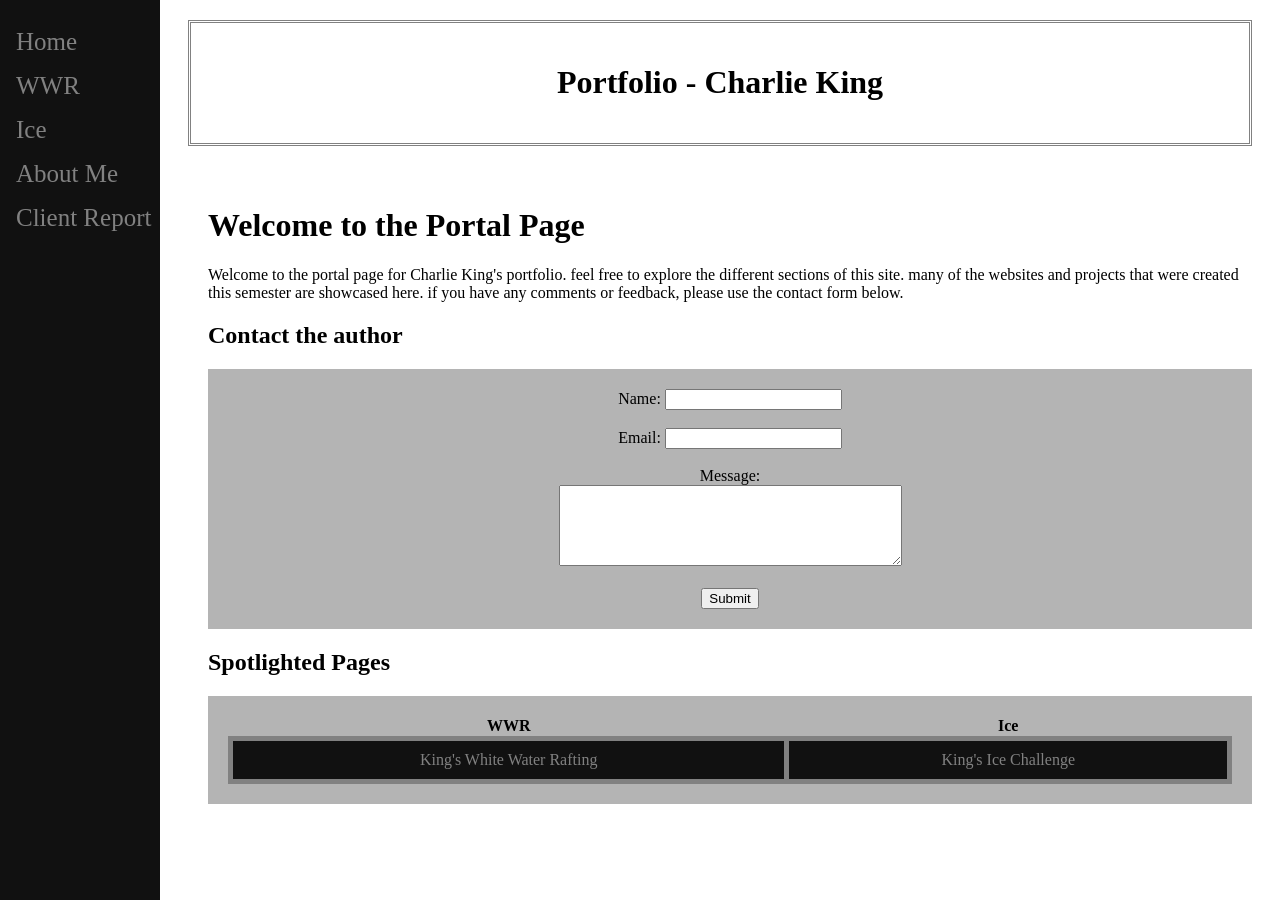
<file: index.html>
<!DOCTYPE html>
<html lang="en">
<head>  
    <meta charset="UTF-8">
    <meta name="viewport" content="width=device-width, initial-scale=1.0">
    <title>Home Page</title>
    <link rel="stylesheet" href="portal_page/styles.css">
</head>
<body>
    <header>
        <div id="title">
        <h1><a href="index.html">Portfolio - Charlie King</a></h1>
        </div>
        <nav id="sidenav">
            <a href="index.html">Home</a>
            <a href="portal_page/wwr.html">WWR</a>
            <a href="portal_page/ice.html">Ice</a>
            <a href="portal_page/about_me.html">About Me</a>
            <a href="portal_page/client_report.html">Client Report</a>
        </nav>
    </header>
    <main>
    <h1>Welcome to the Portal Page</h1>
    <p>Welcome to the portal page for Charlie King's portfolio. feel free to explore the different sections of this site. many of the websites and projects that were created this semester are showcased here. if you have any comments or feedback, please use the contact form below.</p>
    <h2>Contact the author</h2>
    <div class="container">
        <form action="/contact.php" method="post">
            <label for="name">Name:</label>
            <input type="text" id="name" name="name" required><br><br>
            <label for="email">Email:</label>
            <input type="email" id="email" name="email" required><br><br>
            <label for="message">Message:</label><br>
            <textarea id="message" name="message" rows="5" cols="40" required></textarea><br><br>
            <input type="submit" value="Submit">
        </form>
    </div>
    <h2>Spotlighted Pages</h2>
    <div class="container">
        <table>

            <tr>
                <th>WWR</th>
                <th>Ice</th>
            </tr>
            <tr>
                <td><a href="portal_page/wwr.html">King's White Water Rafting</a></td>
                <td><a href="portal_page/ice.html">King's Ice Challenge</a></td>
            </tr>
    </table>
    </div> 
</main>

<footer>
    <p>&copy; 2026 Charlie King</p>
</footer>
</body>
</file>
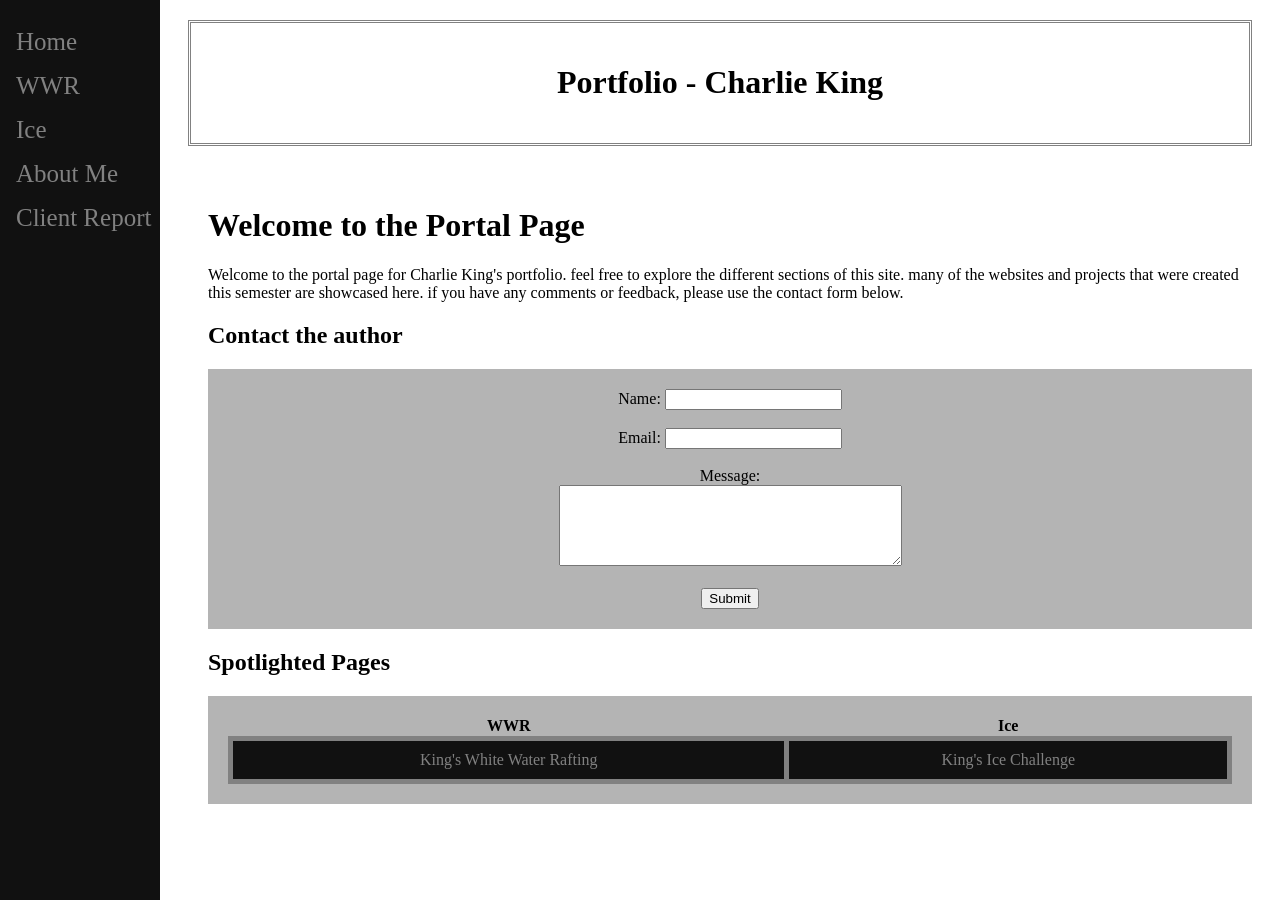
<file: portal_page/index.html>
<!DOCTYPE html>
<html lang="en">
<head>  
    <meta charset="UTF-8">
    <meta name="viewport" content="width=device-width, initial-scale=1.0">
    <title>Home Page</title>
    <link rel="stylesheet" href="styles.css">
</head>
<body>
    <header>
        <div id="title">
        <h1><a href="index.html">Portfolio - Charlie King</a></h1>
        </div>
        <nav id="sidenav">
            <a href="index.html">Home</a>
            <a href="wwr.html">WWR</a>
            <a href="ice.html">Ice</a>
            <a href="about_me.html">About Me</a>
            <a href="client_report.html">Client Report</a>
        </nav>
    </header>
    <main>
    <h1>Welcome to the Portal Page</h1>
    <p>Welcome to the portal page for Charlie King's portfolio. feel free to explore the different sections of this site. many of the websites and projects that were created this semester are showcased here. if you have any comments or feedback, please use the contact form below.</p>
    <h2>Contact the author</h2>
    <div class="container">
        <form action="/contact.php" method="post">
            <label for="name">Name:</label>
            <input type="text" id="name" name="name" required><br><br>
            <label for="email">Email:</label>
            <input type="email" id="email" name="email" required><br><br>
            <label for="message">Message:</label><br>
            <textarea id="message" name="message" rows="5" cols="40" required></textarea><br><br>
            <input type="submit" value="Submit">
        </form>
    </div>
    <h2>Spotlighted Pages</h2>
    <div class="container">
        <table>
            <tr>
                <th>WWR</th>
                <th>Ice</th>
            </tr>
            <tr>
                <td><a href="portal_page/WWR.html">King's White Water Rafting</a></td>
                <td><a href="portal_page/ice.html">King's Ice Challenge</a></td>
            </tr>
    </table>
    </div> 
</main>

<footer>
    <p>&copy; 2026 Charlie King</p>
</footer>
</body>
</file>
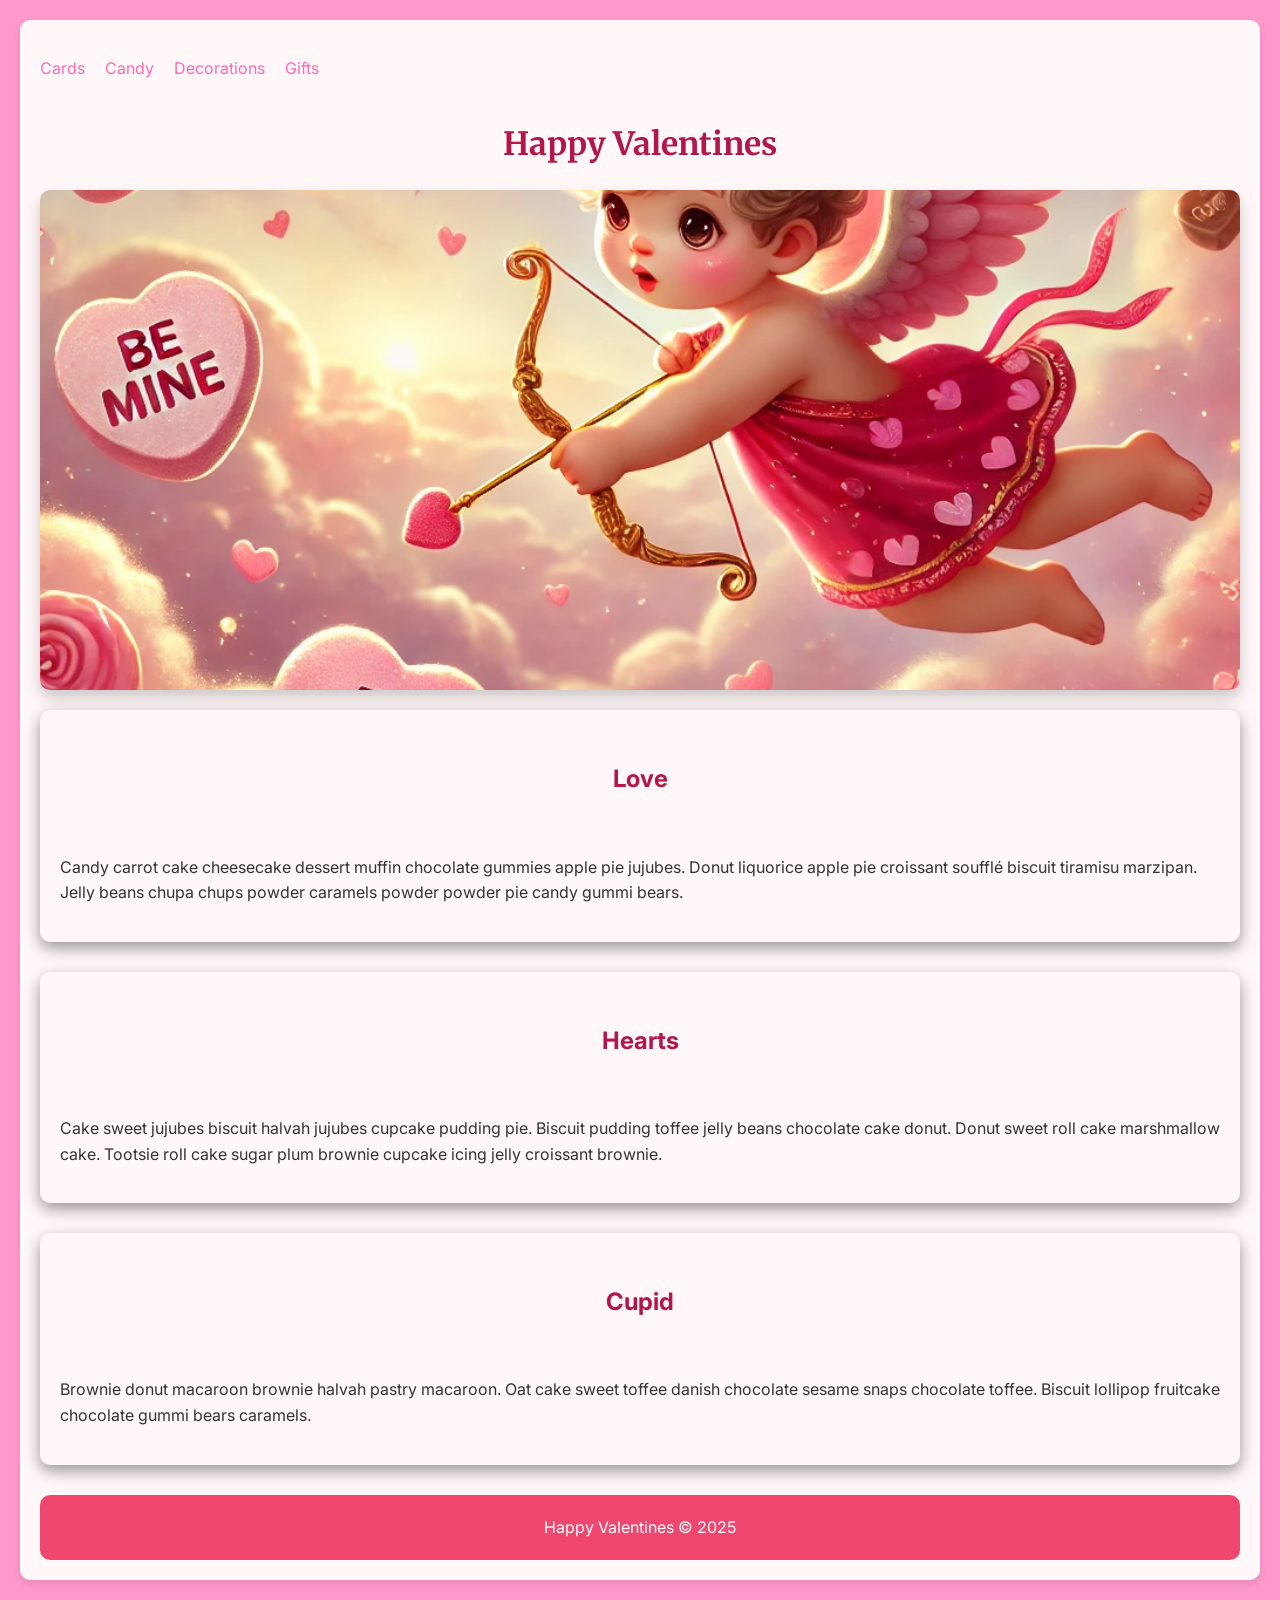
<file: portal_page/Ice_challenges/valentines/index.html>
<!DOCTYPE html>
<html lang="en">

<head>
    <meta charset="UTF-8">
    <meta name="viewport" content="width=device-width, initial-scale=1.0">
    <title>Happy Valentines Page</title>
    <link rel="stylesheet" href="styles/styles.css">
</head>

<body>
    <div id="wrapper">
        <header>
            <nav>
                <ul>
                    <li>Cards</li>
                    <li>Candy</li>
                    <li>Decorations</li>
                    <li>Gifts</li>
                </ul>
            </nav>
        </header>
        <main>
            <h1>Happy Valentines</h1>
            <img src="images/valentines.png">
            <section>
                <h2>Love</h2>
                <p>Candy carrot cake cheesecake dessert muffin chocolate gummies apple
                    pie jujubes. Donut liquorice apple pie croissant soufflé biscuit
                    tiramisu marzipan. Jelly beans chupa chups powder caramels powder
                    powder pie candy gummi bears. </p>
            </section>
            <section>
                <h2>Hearts</h2>
                <p>Cake sweet jujubes biscuit halvah jujubes cupcake pudding pie. Biscuit
                    pudding toffee jelly beans chocolate cake donut. Donut sweet roll cake
                    marshmallow cake. Tootsie roll cake sugar plum brownie cupcake icing
                    jelly croissant brownie.</p>
            </section>
            <section>
                <h2>Cupid</h2>
                <p>Brownie donut macaroon brownie halvah pastry macaroon. Oat cake sweet
                    toffee danish chocolate sesame snaps chocolate toffee. Biscuit lollipop
                    fruitcake chocolate gummi bears caramels.</p>
            </section>
        </main>
        <footer>
            Happy Valentines &copy; 2025
        </footer>
    </div>
</body>

</html>
</file>
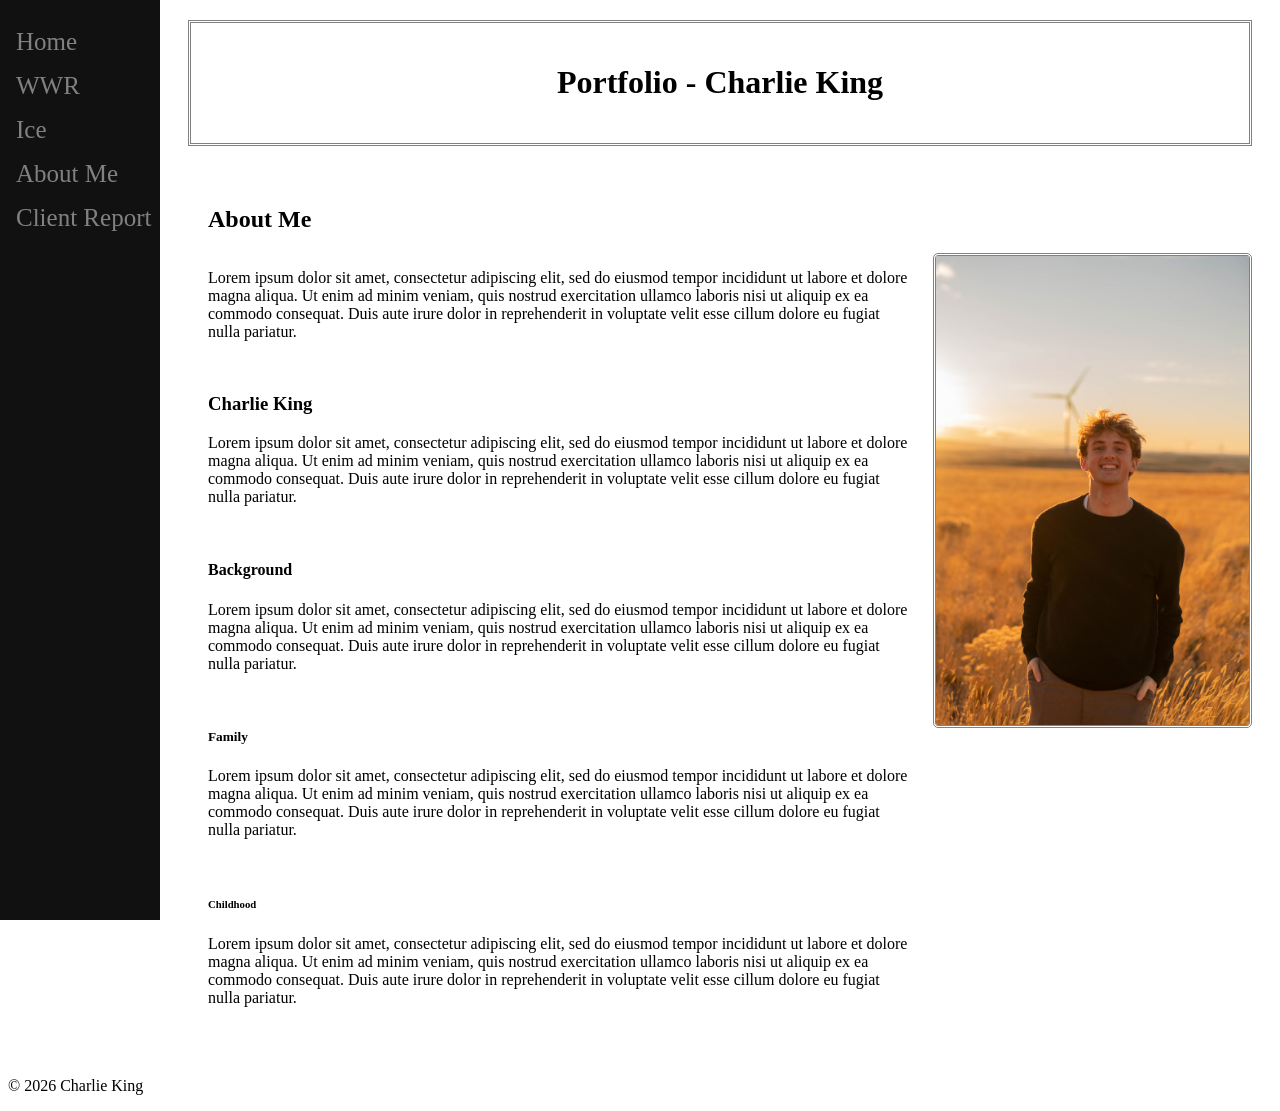
<file: portal_page/about_me.html>
<!DOCTYPE html>
<html lang="en">
<head>  
    <meta charset="UTF-8">
    <meta name="viewport" content="width=device-width, initial-scale=1.0">
    <title>About Me</title>
    <link rel="stylesheet" href="styles.css">
</head>
<body>
    <header>
        <div id="title">
            <h1><a href="../index.html">Portfolio - Charlie King</a></h1>       
        </div>
        <nav id="sidenav">
            <a href="../index.html">Home</a>
            <a href="wwr.html">WWR</a>
            <a href="ice.html">Ice</a>
            <a href="about_me.html">About Me</a>
            <a href="client_report.html">Client Report</a>
        </nav>
    </header>
    <main>
        <h2 id="oof">About Me</h2>
        <div id="about_me">
            <div id="content">
                <p>Lorem ipsum dolor sit amet, consectetur adipiscing elit, sed do eiusmod tempor incididunt ut labore et dolore magna aliqua. Ut enim ad minim veniam, quis nostrud exercitation ullamco laboris nisi ut aliquip ex ea commodo consequat. Duis aute irure dolor in reprehenderit in voluptate velit esse cillum dolore eu fugiat nulla pariatur.</p><br>   
            <h3>Charlie King</h3>
                <p>Lorem ipsum dolor sit amet, consectetur adipiscing elit, sed do eiusmod tempor incididunt ut labore et dolore magna aliqua. Ut enim ad minim veniam, quis nostrud exercitation ullamco laboris nisi ut aliquip ex ea commodo consequat. Duis aute irure dolor in reprehenderit in voluptate velit esse cillum dolore eu fugiat nulla pariatur.</p><br>
            <h4>Background</h4>
                    <p>Lorem ipsum dolor sit amet, consectetur adipiscing elit, sed do eiusmod tempor incididunt ut labore et dolore magna aliqua. Ut enim ad minim veniam, quis nostrud exercitation ullamco laboris nisi ut aliquip ex ea commodo consequat. Duis aute irure dolor in reprehenderit in voluptate velit esse cillum dolore eu fugiat nulla pariatur.</p><br>
            <h5>Family</h5>
                    <p>Lorem ipsum dolor sit amet, consectetur adipiscing elit, sed do eiusmod tempor incididunt ut labore et dolore magna aliqua. Ut enim ad minim veniam, quis nostrud exercitation ullamco laboris nisi ut aliquip ex ea commodo consequat. Duis aute irure dolor in reprehenderit in voluptate velit esse cillum dolore eu fugiat nulla pariatur.</p><br>

            <h6>Childhood</h6>
            <p>Lorem ipsum dolor sit amet, consectetur adipiscing elit, sed do eiusmod tempor incididunt ut labore et dolore magna aliqua. Ut enim ad minim veniam, quis nostrud exercitation ullamco laboris nisi ut aliquip ex ea commodo consequat. Duis aute irure dolor in reprehenderit in voluptate velit esse cillum dolore eu fugiat nulla pariatur.</p><br>
            </div>
             <img src="profile_pic.JPG" alt="profile picture" id="profile_pic">
        </div>
    </main>
</body>
<footer>
    <p>&copy; 2026 Charlie King</p>
</footer>
</file>
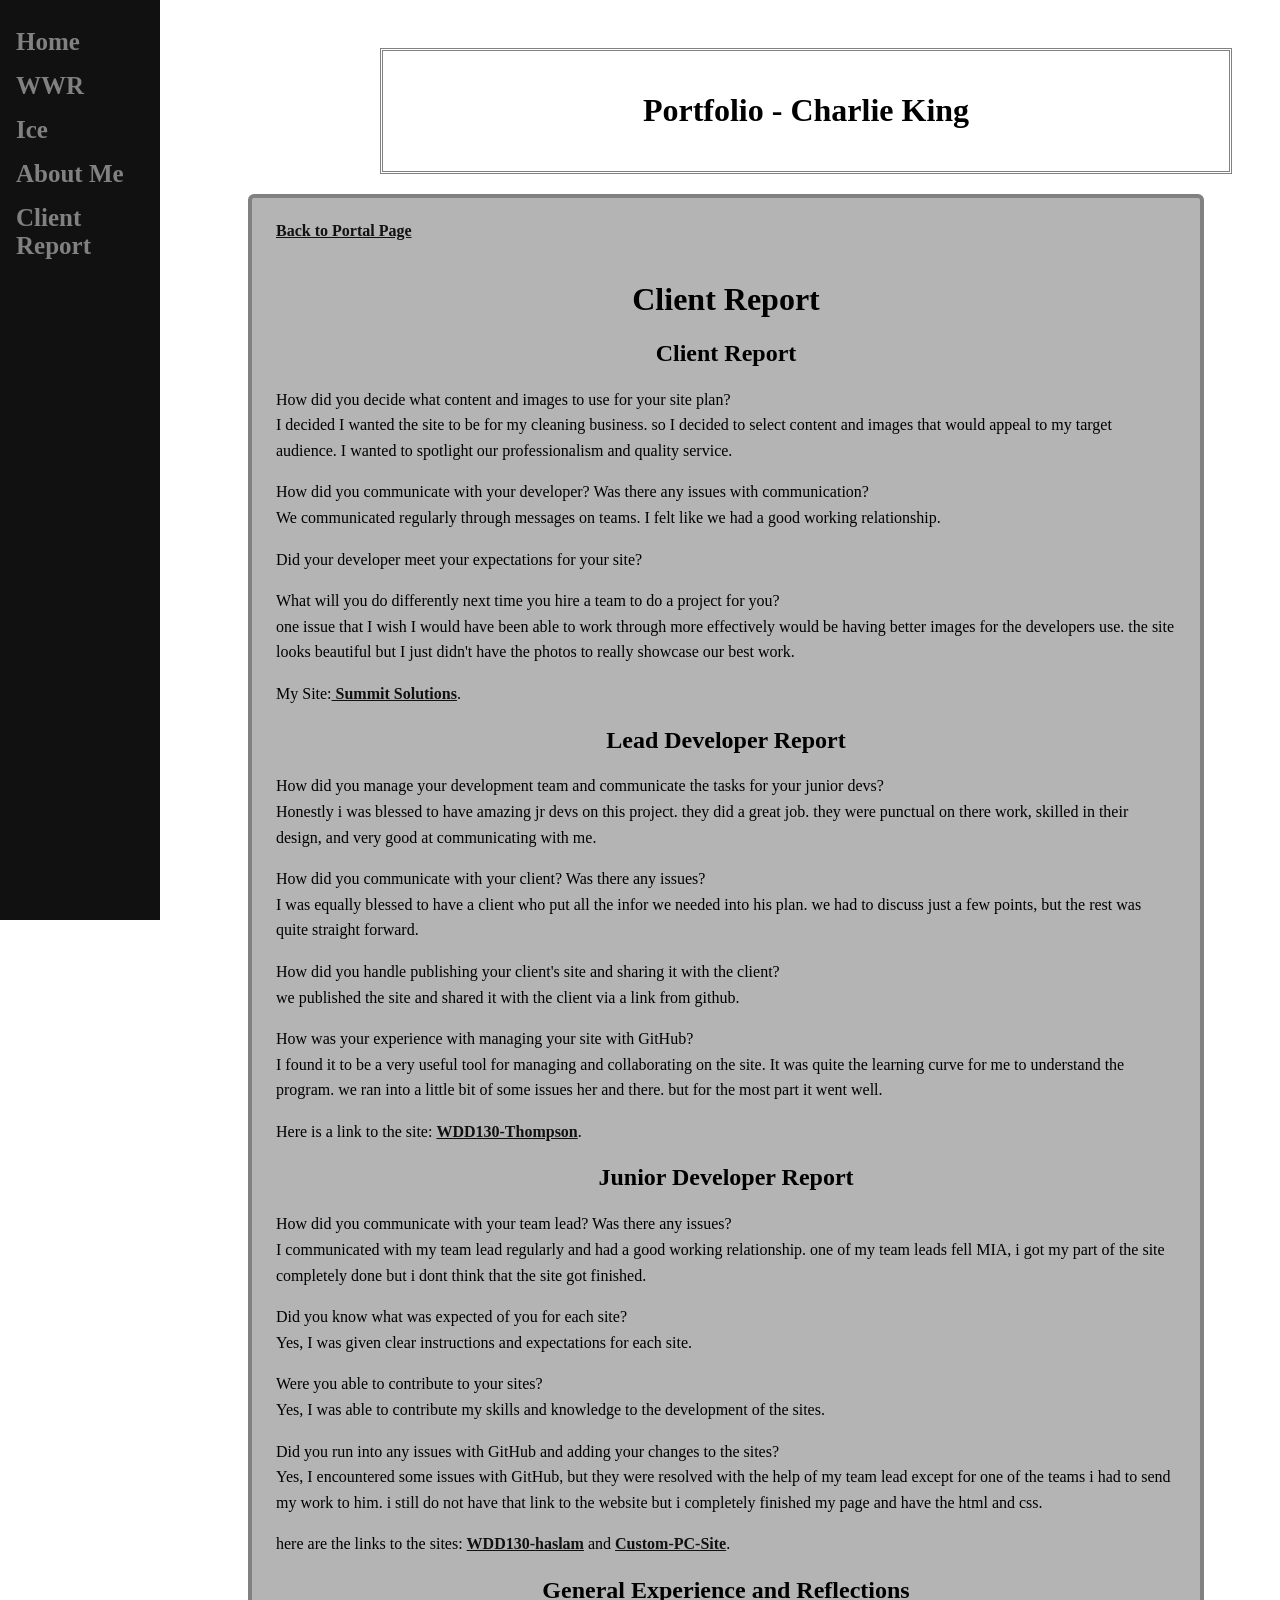
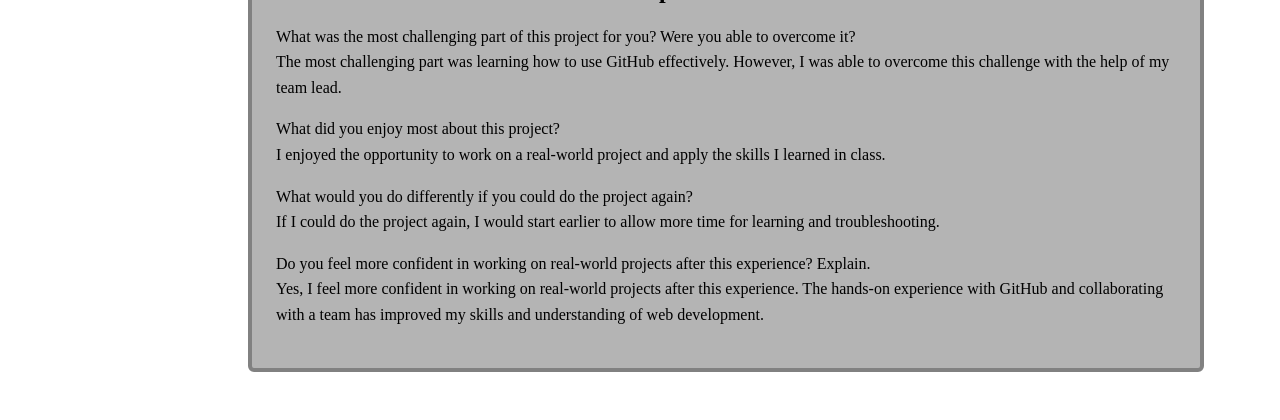
<file: portal_page/client_report.html>
<!DOCTYPE html>
<html lang="en">
<head>
    <meta charset="UTF-8">
    <meta name="viewport" content="width=device-width, initial-scale=1.0">
    <title>Client Report</title>
    <link rel="stylesheet" href="styles.css">
</head>
<body class="report-page">
    <header>
        <div id="title">
            <h1><a href="../index.html">Portfolio - Charlie King</a></h1>
        </div>
        <nav id="sidenav">
            <a href="../index.html">Home</a>
            <a href="wwr.html">WWR</a>
            <a href="ice.html">Ice</a>
            <a href="about_me.html">About Me</a>
            <a href="client_report.html">Client Report</a>
        </nav>
    </header>
    <main>
        <a class="back-link" href="index.html">Back to Portal Page</a>

        <h1>Client Report</h1>

        <h2>Client Report</h2>
        <p>How did you decide what content and images to use for your site plan? <br>I decided I wanted the site to be for my cleaning business. so I decided to select content and images that would appeal to my target audience. I wanted to spotlight our professionalism and quality service.</p>
        <p>How did you communicate with your developer? Was there any issues with communication? <br>We communicated regularly through messages on teams. I felt like we had a good working relationship.</p>
        <p>Did your developer meet your expectations for your site? </p>
        <p>What will you do differently next time you hire a team to do a project for you?<br>one issue that I wish I would have been able to work through more effectively would be having better images for the developers use. the site looks beautiful but I just didn't have the photos to really showcase our best work.</p>
        <p>My Site:<a href="https://hadtodoittoem.github.io/wdd130-king/index.html"> Summit Solutions</a>.</p>

        <h2>Lead Developer Report</h2>
        <p>How did you manage your development team and communicate the tasks for your junior devs? <br>Honestly i was blessed to have amazing jr devs on this project. they did a great job. they were punctual on there work, skilled in their design, and very good at communicating with me. </p>
        <p>How did you communicate with your client? Was there any issues? <br>I was equally blessed to have a client who put all the infor we needed into his plan. we had to discuss just a few points, but the rest was quite straight forward.</p>
        <p>How did you handle publishing your client's site and sharing it with the client?<br>we published the site and shared it with the client via a link from github.</p>
        <p>How was your experience with managing your site with GitHub? <br>I found it to be a very useful tool for managing and collaborating on the site. It was quite the learning curve for me to understand the program. we ran into a little bit of some issues her and there. but for the most part it went well.</p>
        <p>Here is a link to the site: <a href="https://chuckingking.github.io/WDD130-Thompson/">WDD130-Thompson</a>.</p>

        <h2>Junior Developer Report</h2>
        <p>How did you communicate with your team lead? Was there any issues? <br>I communicated with my team lead regularly and had a good working relationship. one of my team leads fell MIA, i got my part of the site completely done but i dont think that the site got finished.</p>
        <p>Did you know what was expected of you for each site? <br>Yes, I was given clear instructions and expectations for each site.</p>
        <p>Were you able to contribute to your sites? <br>Yes, I was able to contribute my skills and knowledge to the development of the sites.</p>
        <p>Did you run into any issues with GitHub and adding your changes to the sites? <br>Yes, I encountered some issues with GitHub, but they were resolved with the help of my team lead except for one of the teams i had to send my work to him. i still do not have that link to the website but i completely finished my page and have the html and css.</p>
        <p>here are the links to the sites: <a href="https://chuckingking.github.io/WDD130-haslam/">WDD130-haslam</a> and <a href="https://wdd-130-team-9.github.io/Custom-PC-Site/">Custom-PC-Site</a>.</p>

        <h2>General Experience and Reflections</h2>
        <p>What was the most challenging part of this project for you? Were you able to overcome it? <br>The most challenging part was learning how to use GitHub effectively. However, I was able to overcome this challenge with the help of my team lead. </p>
        <p>What did you enjoy most about this project? <br>I enjoyed the opportunity to work on a real-world project and apply the skills I learned in class.</p>
        <p>What would you do differently if you could do the project again? <br>If I could do the project again, I would start earlier to allow more time for learning and troubleshooting.</p>
        <p>Do you feel more confident in working on real-world projects after this experience? Explain. <br>Yes, I feel more confident in working on real-world projects after this experience. The hands-on experience with GitHub and collaborating with a team has improved my skills and understanding of web development.</p>
    </main>
</body>
</html>
</file>
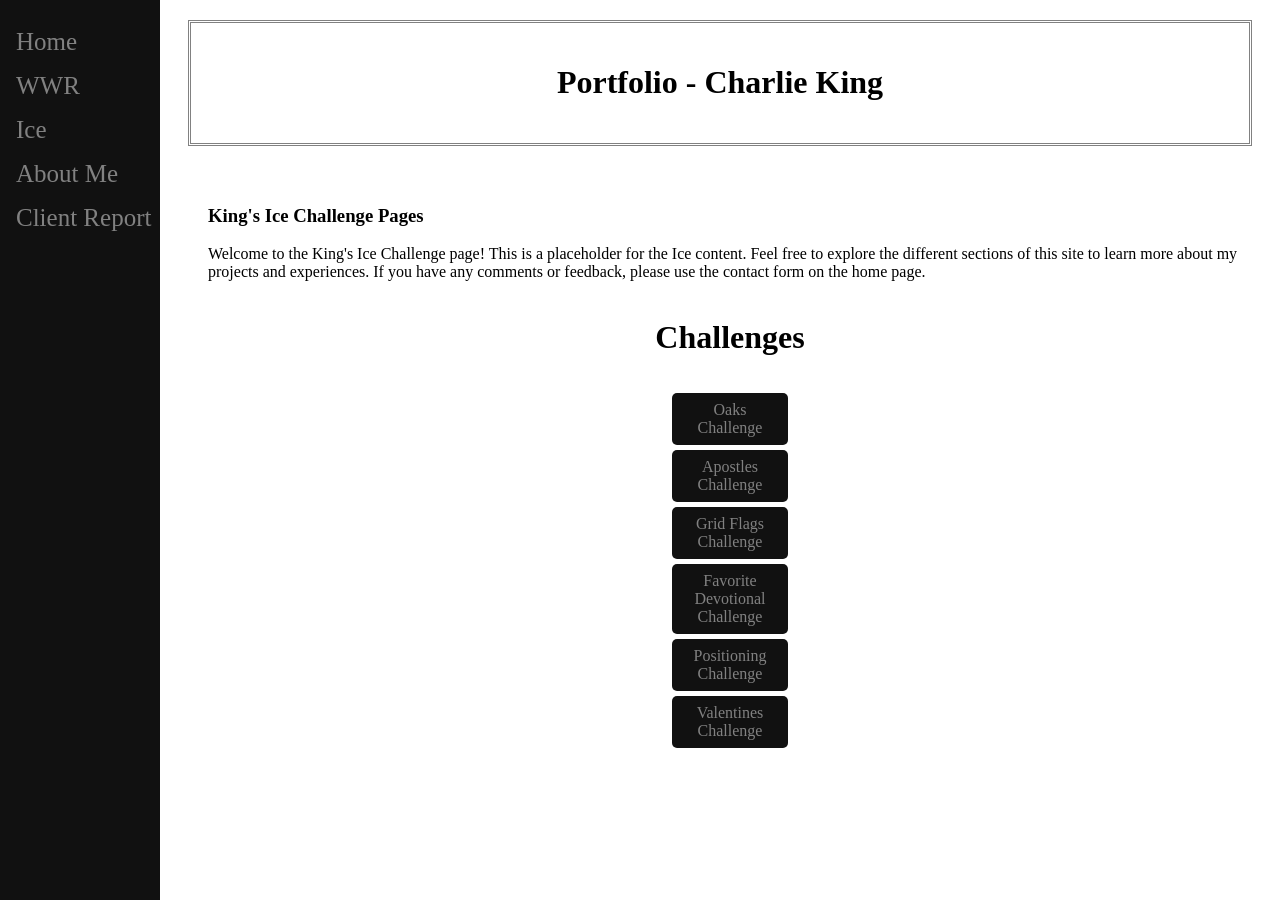
<file: portal_page/ice.html>
<!DOCTYPE html>
<html lang="en">
<head>  
    <meta charset="UTF-8">
    <meta name="viewport" content="width=device-width, initial-scale=1.0">
    <title>Ice</title>
    <link rel="stylesheet" href="styles.css">
</head>
<body>
    <header>
        <div id="title">
            <h1><a href="../index.html">Portfolio - Charlie King</a></h1>
        </div>
        <nav id="sidenav">
            <a href="../index.html">Home</a>
            <a href="wwr.html">WWR</a>
            <a href="ice.html">Ice</a>
            <a href="about_me.html">About Me</a>
            <a href="client_report.html">Client Report</a>
        </nav>
    </header>
    <main>
        <h3>King's Ice Challenge Pages</h3>
    <p>Welcome to the King's Ice Challenge page! This is a placeholder for the Ice content. Feel free to explore the different sections of this site to learn more about my projects and experiences. If you have any comments or feedback, please use the contact form on the home page.</p>
    <div id="challenge_list">
        <h1>Challenges</h1>
        <div id="container">
            <ul>
                <li><a href="Ice_challenges/prophet_cards/oaks.html">Oaks Challenge</a></li>
                <li><a href="Ice_challenges/apostle_spotlight/apostles.html">Apostles Challenge</a></li>
                <li><a href="Ice_challenges/grid_flags/flags.html">Grid Flags Challenge</a></li>
                <li><a href="Ice_challenges/favorite_devo/favdevo.html">Favorite Devotional Challenge</a></li>
                <li><a href="Ice_challenges/positioning/positioning.html">Positioning Challenge</a></li>
                <li><a href="Ice_challenges/valentines/index.html">Valentines Challenge</a></li>
            </ul>
        </div>
    </div>
    </main>
</body>
<footer>
    <p>&copy; 2026 Charlie King</p>
</footer>
</file>
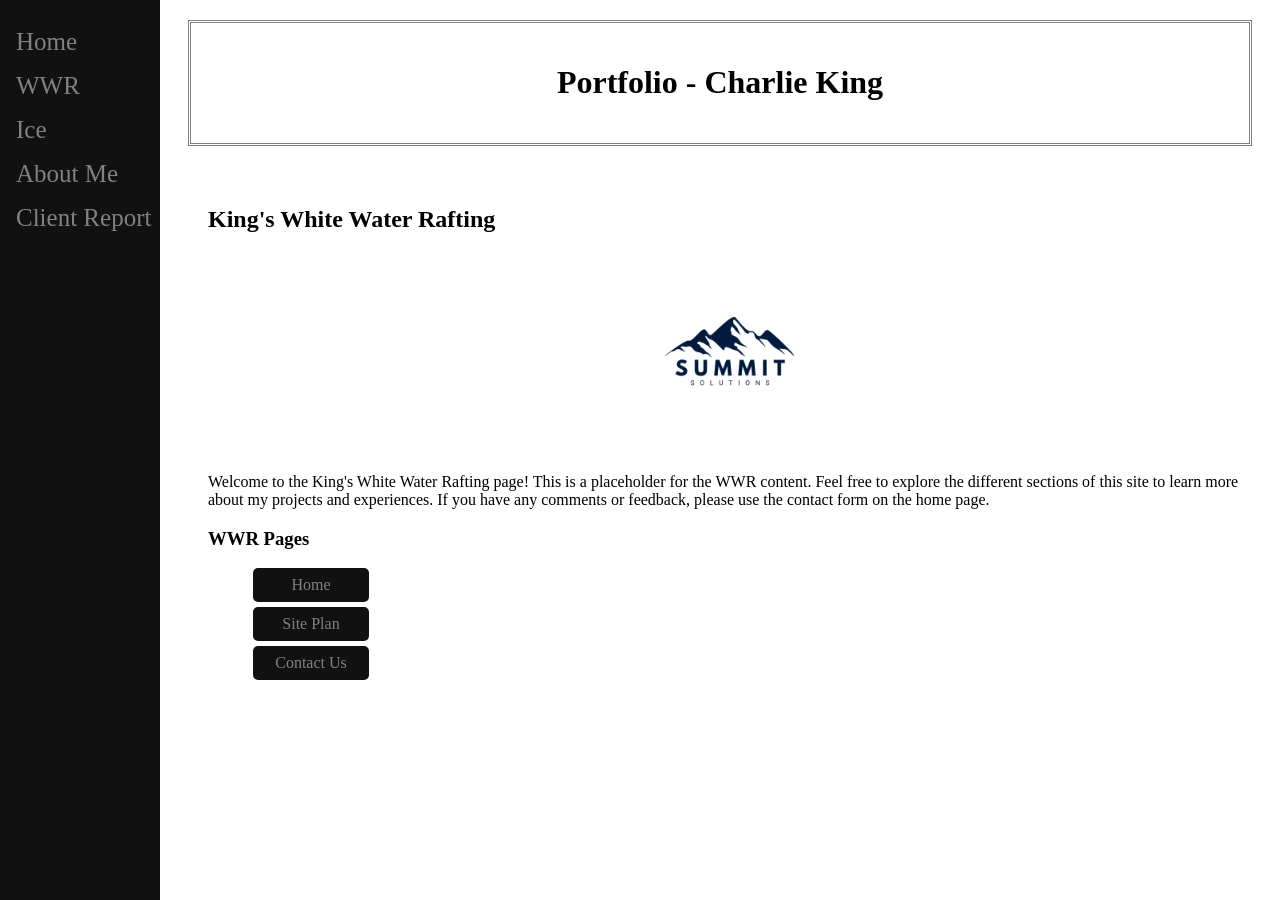
<file: portal_page/wwr.html>
<!DOCTYPE html>
<html lang="en">
<head>  
    <meta charset="UTF-8">
    <meta name="viewport" content="width=device-width, initial-scale=1.0">
    <title>WWR</title>
    <link rel="stylesheet" href="styles.css">
</head>
<body>
    <header>
        <div id="title">
            <h1><a href="../index.html">Portfolio - Charlie King</a></h1>        
        </div>
        <nav id="sidenav">
            <a href="../index.html">Home</a>
            <a href="wwr.html">WWR</a>
            <a href="ice.html">Ice</a>
            <a href="about_me.html">About Me</a>
            <a href="client_report.html">Client Report</a>
        </nav>
    </header>
    <main>
        <h2>King's White Water Rafting</h2>
    <img src="Summit_logo.png" alt="white water rafting logo" id="logo">
    <p>Welcome to the King's White Water Rafting page! This is a placeholder for the WWR content. Feel free to explore the different sections of this site to learn more about my projects and experiences. If you have any comments or feedback, please use the contact form on the home page.</p>
    <h3>WWR Pages</h3>
    <ul>
        <li><a href="../WWR/index.html">Home</a></li>
        <li><a href="../WWR/site-plan-rafting.html">Site Plan</a></li>
        <li><a href="../WWR/contactus.html">Contact Us</a></li>
    </ul>
    </main>
</body>
<footer>
    <p>&copy; 2026 Charlie King</p>
</footer>
</file>
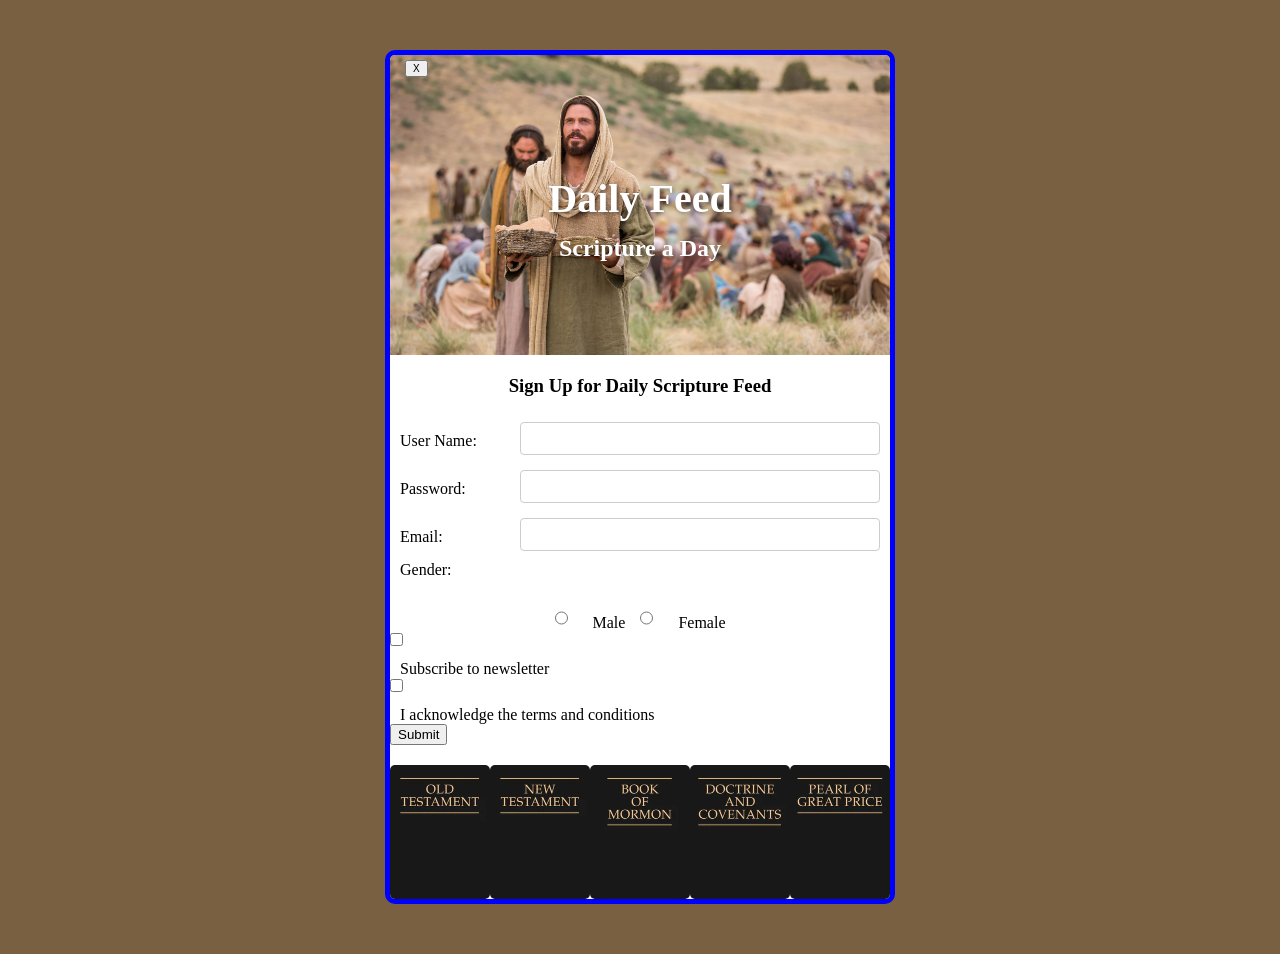
<file: signup/signup.html>
<!DOCTYPE html>
<html lang="en">

<head>
    <meta charset="UTF-8">
    <meta name="viewport" content="width=device-width, initial-scale=1.0">
    <title>Daily Feed Sign Up</title>

    <style>
        * {
            margin: 0;
        }

        body {
            background: rgb(120, 96, 64);
        }
        #formContainer {
            background: white;
            width: 500px;
            margin: 50px auto;
            border-radius: 10px;
            position: relative;
            border: solid 5px blue;
        }
        #formContainer h3 {
            text-align: center;
            margin-bottom: 20px;
        }
        #formContainer label {
            display: block;
            margin-top: 10px;
            margin-left: 10px;
        }
        #formContainer input[type="text"],
        #formContainer input[type="password"],
        #formContainer input[type="email"] {
            width: 75%;
            padding: 8px;
            margin-top: 5px;
            border: 1px solid #ccc;
            border-radius: 4px;
            margin-right:10px;
        }
        #jesusflix {
            display: block;
            margin: 0 auto 20px auto;
            width: 100%;
            height: 300px;
            object-fit: cover;
            border-top-left-radius: 5px;
            border-top-right-radius: 5px;
            object-position: center top;
        }
        h1, h2 {
            text-align: center;
            display: block;
            left: 50%;
            transform: translateX(-50%);
            color: white;
            text-shadow: 2px 2px 5px rgba(0, 0, 0, 0.5);
            position: absolute;
        }
        h1 {
            top: 40%;
            font-size: 2.5em;
        }
        h2 {
            top: 60%;
            font-size: 1.5em;
        }
        #imageWrapper {
            position: relative;
            border-radius: 5px;
        }
        #closeBtn {
            position: absolute;
            top: 5px;
            left: 15px;
            font-size: 10px;
            cursor: pointer;
        }
        .formRow {
            display: flex;
            align-items: center;
            margin-top: 10px;
        }
        .formRow label {
            width: 120px;
        }
        .formRow input {
            flex: 1;
        }
        #buttonQs {
            display: flex;
            justify-content: center;
            gap: 15px;   
            margin-top: 25px;
        }
        #images {
            display: flex;
            justify-content: center;
            margin-top: 20px;
        }
        #images img {
            width: 100px;
            height: auto;
            object-fit: cover;
            border-radius: 5px;
        }

    </style>




</head>

<body>
    <div id="formContainer">
        <div id="imageWrapper">
        <img id="jesusflix" src="images/jesus_feeds_5000.jpeg" href="images/jesus_feeds_5000.jpeg" alt="Jesus feeds 5000">
        <h1>Daily Feed</h1>
        <h2>Scripture a Day</h2>
        </div>
        <h3>Sign Up for Daily Scripture Feed</h3>
        <form id="myForm">
            <button type="button" id="closeBtn">X</button>
            <div class="formRow">
            <label for="username">User Name:</label>
            <input type="text" id="username" name="username" required>
            </div>
            <div class="formRow">
            <label for="password">Password:</label>
            <input type="password" id="password" name="password" required>
            </div>
            <div class="formRow">
            <label for="email">Email:</label>
            <input type="email" id="email" name="email" required>
            </div>
            <label>Gender:</label>
            <div id="buttonQs">
                <input type="radio" id="male" name="gender" value="male" required>
                <label for="male">Male</label>
                <input type="radio" id="female" name="gender" value="female" required>
                <label for="female">Female</label>
            </div>

            <section>
                <input type="checkbox" id="newsletter" name="newsletter">
                <label for="newsletter">Subscribe to newsletter</label>
            </section>

            <section>
                <input type="checkbox" id="conditions" name="conditions" required>
                <label for="conditions">I acknowledge the terms and conditions</label>
            </section>

            <section>
                <button type="submit">Submit</button>
            </section>
        </form>
        <div id="images">
        <img src="images/old_testament.webp" htref="images/old_testament.webp" alt="Old Testament" >
        <img src="images/new_testament.webp" href="images/new_testament.webp" alt="New Testament" >
        <img src="images/book_of_mormon.webp" href="images/book_of_mormon.webp" alt="Book of Mormon" >
        <img src="images/doctrine_and_covenants.webp" href="images/doctrine_and_covenants.webp" alt="Doctrine and Covenants" >
        <img src="images/pearl_of_great_price.webp" href="images/pearl_of_great_price.webp" alt="Pearl of Great Price" >
        </div>
    </div>

    <div id="output"></div>

    <script>
        // Here is some Javascript to start looking forward to wdd131
        document.getElementById("closeBtn").addEventListener("click", function () {
            document.getElementById("formContainer").style.display = "none";
         });
        const form = document.getElementById('myForm');
        const output = document.getElementById('output');

        form.addEventListener('submit', function (event) {
            event.preventDefault(); // Stop form from actually submitting

            const formData = new FormData(form);
            const entries = [];

            for (const [key, value] of formData.entries()) {
                if (key == "password") {
                    entries.push(`<strong>${key}</strong>: ${value} (you should probably encrypt the password)`);
                } else {
                    entries.push(`<strong>${key}</strong>: ${value}`);
                }
            }

            output.innerHTML = `
            <br>  
            <h3>Here is the data that would be sent to the server:</h3>
            <ul>
                ${entries.map(item => `<li>${item}</li>`).join('')}
            </ul>
            `;
                });
    </script>

</body>

</html>
</file>
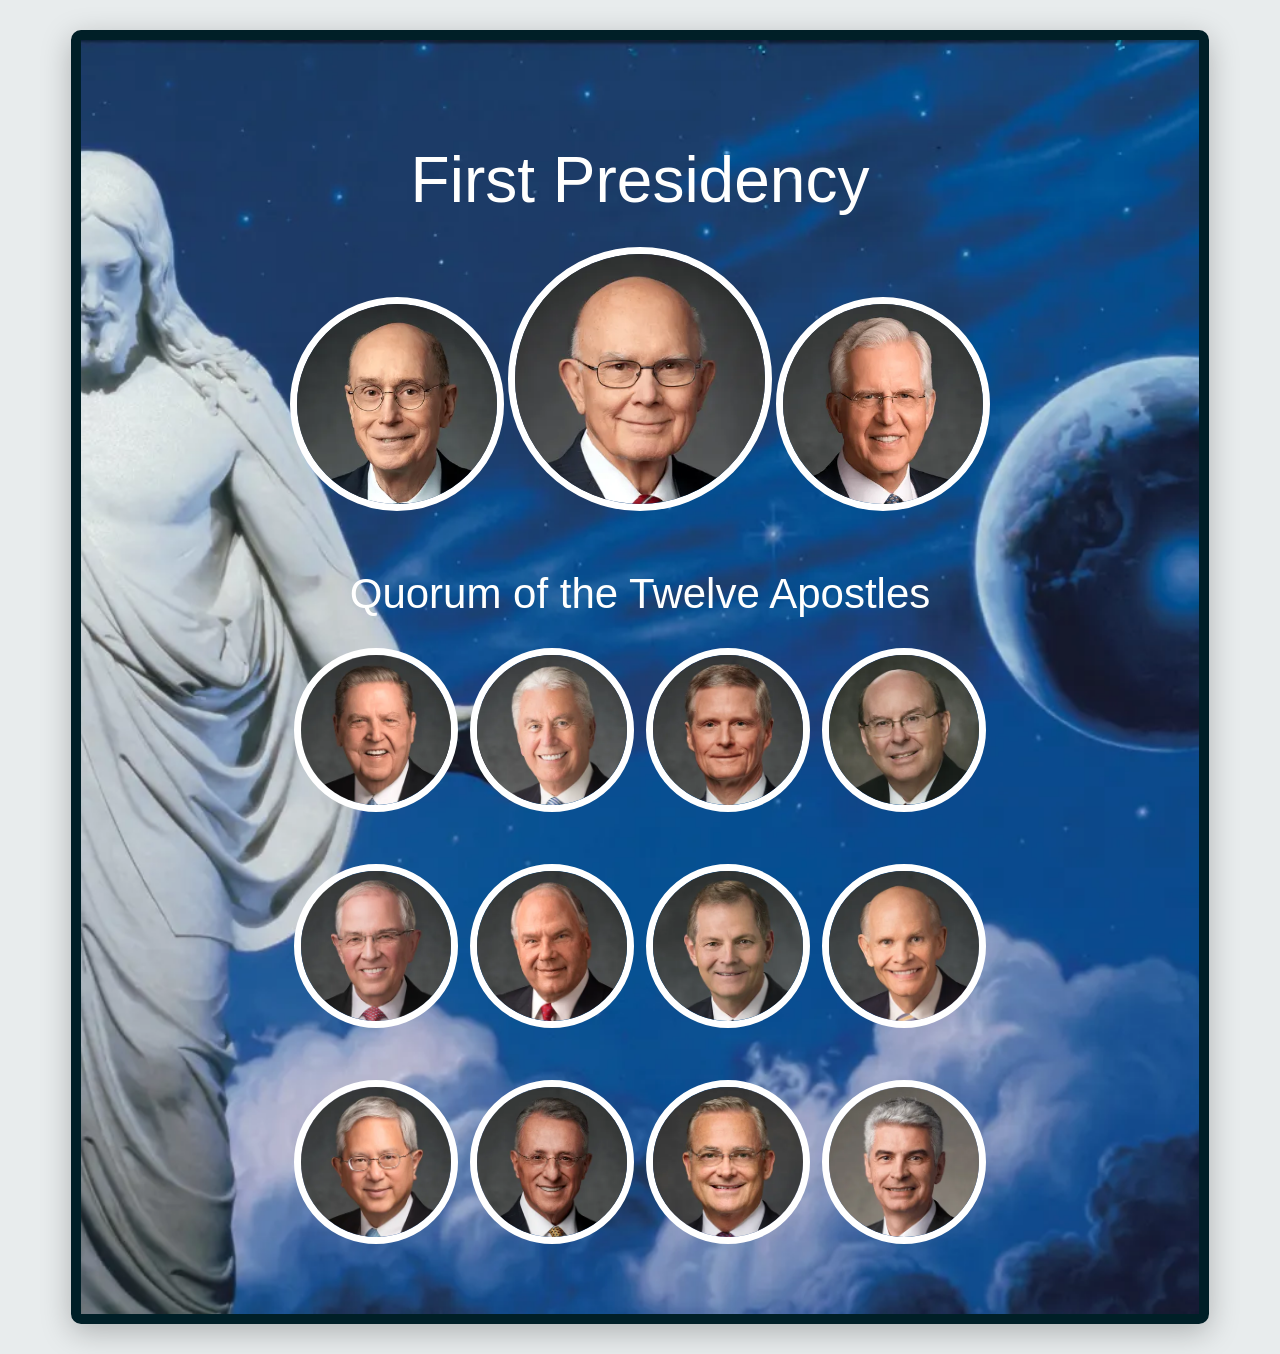
<file: portal_page/Ice_challenges/apostle_spotlight/apostles.html>
<!DOCTYPE html>
<html lang="en">
<head>
    <meta charset="UTF-8">
    <meta name="viewport" content="width=device-width, initial-scale=1.0">
    <title>Apostles Spotlights</title>
    <style>
        body {
            background-color: #e8eced;
        }
        section {
            text-align: center;
            font-family: Arial, sans-serif, Helvetica;
            background-image: url("images/christus.webp");
            background-size: cover;
            background-position: center;
            background-repeat: no-repeat;
            border: 10px solid #001f27;
            border-radius: 10px;
            padding: 50px;
            max-width: 1500px;
            width: 90%;
            margin: 30px auto;
            box-sizing: border-box;
            box-shadow: 0 8px 30px rgba(0, 0, 0, 0.25);
            height: auto;
            
        }
        h1 {
            color: #fffffe;
            font-size: 64px;
            margin-bottom: 10px;
            font-family: Arial, sans-serif, Helvetica;
            font-weight: 400;
        }
        h2 {
            color: #fffffe;
            font-size: 42px;
            margin-bottom: 10px;
            font-family: Arial, sans-serif, Helvetica;
            font-weight: 400;
        }
        img {
            width: 150px;
            height: 150px;
            border: 7px solid #ffffff;
            margin: 20px 0;
            border-radius: 50%;
            object-fit: cover;
            object-position: center top;
        }
        .Counselor {
            width: 200px;
            height: 200px;
            
        }
        #oaks {
            width: 250px;
            height: 250px;
        }
        .quorum_of_the_twelve {
            display: grid;
            grid-template-columns: repeat(6, 1fr);
            justify-items: center; 
            align-items: center;   
            gap: 12px;            
        }
        .first {
            grid-column: 2/3;
        }
        .second {
            grid-column: 3/4;
        }
        .third {
            grid-column: 4/5;
        }
        .fourth {
            grid-column: 5/6;
        }
        img:hover{ 
            transform:scale(1.03) 
        }
    </style>
</head>
<body>
    <Section>
        <div class = first_presidency>
            <h1>First Presidency</h1>
            <img src="images/eyring.webp" alt ="Eyring" class="Counselor">
            <img src="images/oaks.webp" alt ="Oaks" id="oaks">
            <img src="images/christofferson.webp" alt ="Christofferson" class="Counselor">
        </div>
        <h2>Quorum of the Twelve Apostles</h2>
        <div class = quorum_of_the_twelve>
            <img src="images/holland.webp" alt ="holland" class="first">
            <img src="images/uchtdorf.webp" alt ="uchtdorf" class="second">
            <img src="images/bednar.webp" alt ="bednar" class="third">
            <img src="images/cook.webp" alt ="cook" class="fourth">
            <img src="images/anderson.webp" alt ="anderson" class="first">
            <img src="images/rasband.webp" alt ="rasband" class="second">
            <img src="images/stevenson.webp" alt ="stevenson" class="third">
            <img src="images/renlund.webp" alt ="renlund" class="fourth">
            <img src="images/gong.webp" alt ="gong" class="first">
            <img src="images/soares.webp" alt ="soares" class="second">
            <img src="images/kearon.webp" alt ="kearon" class="third">
            <img src="images/causse.webp" alt ="causse" class="fourth">
        </div>
    </Section>
</body>
</html>
</file>
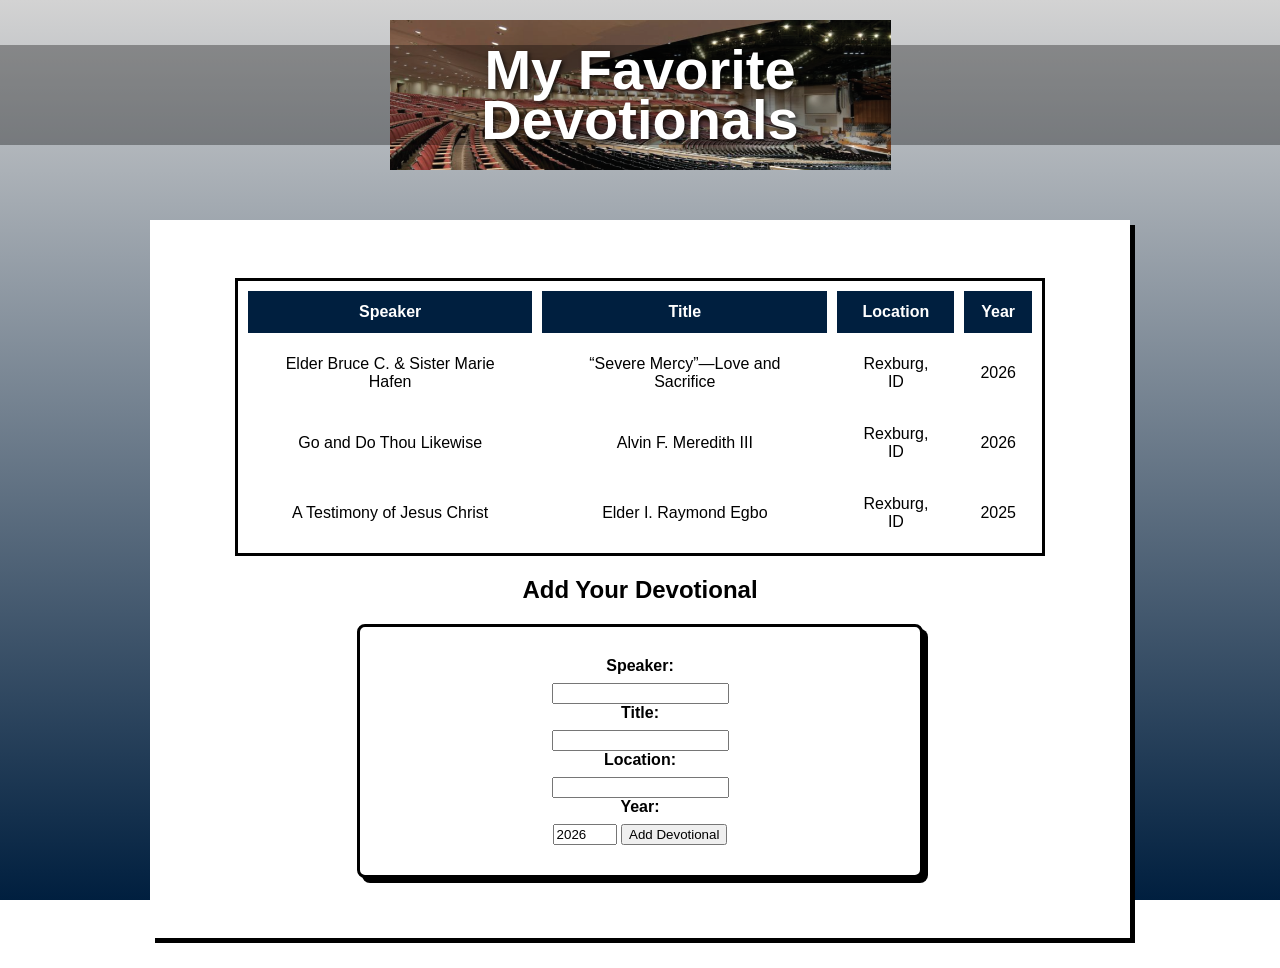
<file: portal_page/Ice_challenges/favorite_devo/favdevo.html>
<!DOCTYPE html>
<html lang="en">
<head>
  <meta charset="UTF-8" />
  <meta name="viewport" content="width=device-width, initial-scale=1.0"/>
  <title>My Favorite Devotionals</title>
  <link rel="stylesheet" href="styles/styles.css" />
</head>
<body>
  <div class="container">
    <header class="header">
      <div class="header-image">
        <h1>My Favorite<br>Devotionals</h1>
      </div>
    </header>
    <main>
      <div class="content-box">
        <table>
          <tr>
            <th>Speaker</th>
            <th>Title</th>
            <th>Location</th>
            <th>Year</th>
          </tr>
          <tr>
            <td>Elder Bruce C. & Sister Marie Hafen</td>
            <td>“Severe Mercy”—Love and Sacrifice</td>
            <td>Rexburg, ID</td>
            <td>2026</td>
          </tr>
          <tr>
            <td>Go and Do Thou Likewise</td>
            <td>Alvin F. Meredith III</td>
            <td>Rexburg, ID</td>
            <td>2026</td>
          </tr>
          <tr>
            <td>A Testimony of Jesus Christ</td>
            <td>Elder I. Raymond Egbo</td>
            <td>Rexburg, ID</td>
            <td>2025</td>
          </tr>
        </table>
        <h2>Add Your Devotional</h2>
        <form action="submit_devotional.php" method="post">
          <label for="speaker">Speaker:</label>
          <input type="text" name="speaker" required />
          <label for="title">Title:</label>
          <input type="text" name="title" required />
          <label for="location">Location:</label>
          <input type="text" name="location" required />
          <label for="year">Year:</label>
          <input type="number" name="year" min="1900" max="2066"value="2026" required />
          <button type="submit">Add Devotional</button>
        </form>
      </div>
    </main>
  </div>
</body>
</html>
</file>
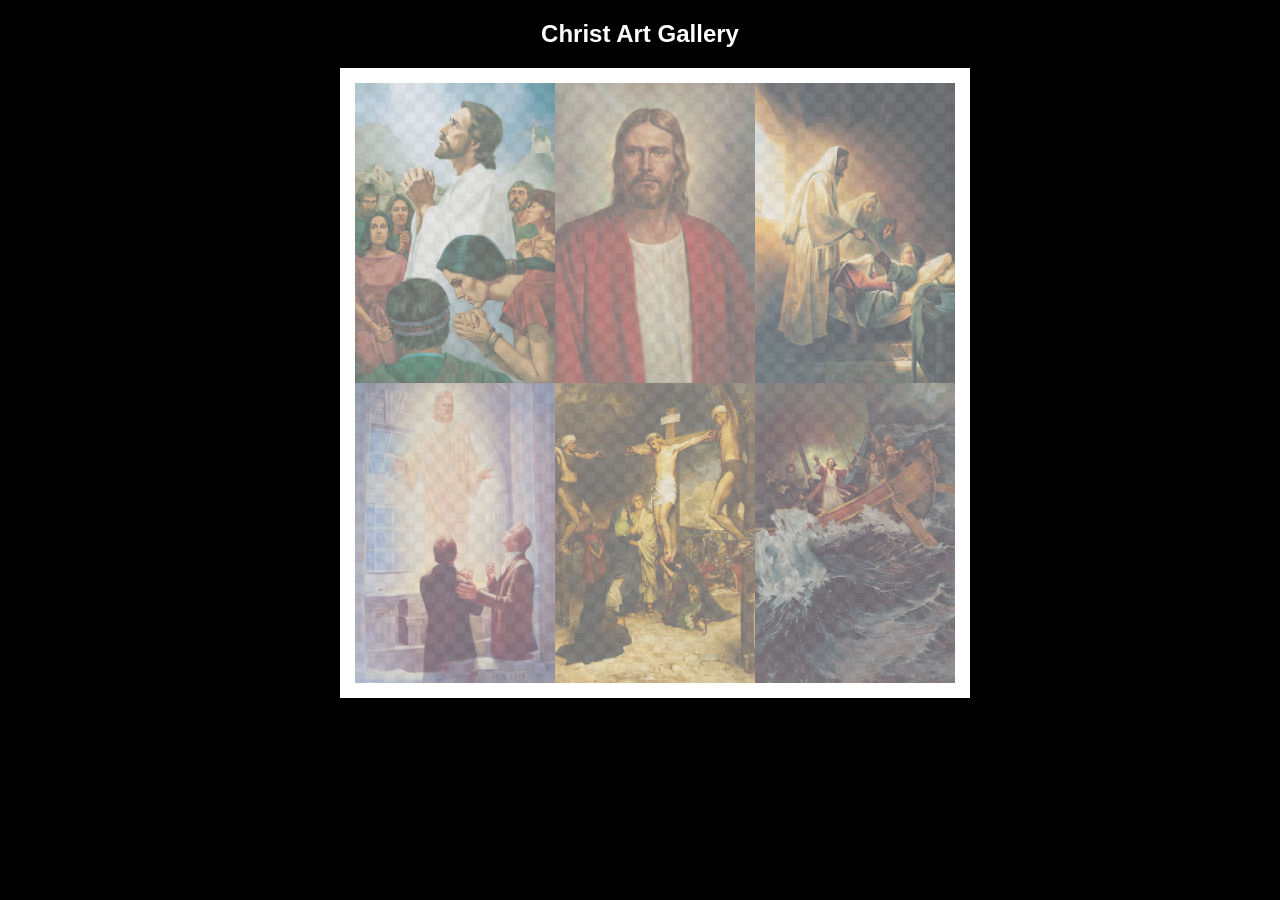
<file: portal_page/Ice_challenges/gallery/gallery.html>
<!DOCTYPE html>
<html lang="en">
<head>
    <meta charset="UTF-8">
    <meta name="viewport" content="width=device-width, initial-scale=1.0">
    <title>Images of Christ</title>
    <style>
        body {
            background: black;
        }
        #wrapper{
            width: 600px;
            margin: 0 auto;
        }
        nav {
            color: white;
            text-align: center;
            font-family: Haettenschweiler, 'Arial Narrow Bold', sans-serif;
        }
        #gallery{
            display: grid;
            grid-template-columns: 200px 200px 200px;
            border: 15px solid rgb(255, 255, 255);
            width: 100%;
            background-color: #ddd;
            background-image:
                linear-gradient(45deg, #ccc 26%, transparent 26%), 
                linear-gradient(135deg, #ccc 26%, transparent 26%),
                linear-gradient(45deg, transparent 75%, #ccc 75%),
                linear-gradient(135deg, transparent 75%, #ccc 75%);
            background-size: 20px 20px; /* Must be a square */
            background-position: 0 0, 10px 0, 10px -10px, 0px 10px; 
            
        }
        #gallery a {
            cursor: url('images/christus.png'), pointer;
        }
        #gallery img {
            /* make a thumbnail of the image that is 200x300 
               instead of using width and height here to help the page load faster */
            width: 200px; 
            height: 300px;

            opacity:50%;
            display:block;
        }
        #gallery img:hover{
            opacity: 100%;
        }
    </style>
</head>
<body>
    <div id="wrapper">
        <nav>
            <h1>Christ Art Gallery</h1>
        </nav>
        <main>
            <div id="gallery">
                <a href="images/big/img1.jpg"><img src="images/big/img1.jpg" alt="huge file size" ></a>
                <a href="images/big/img2.jpg"><img src="images/big/img2.jpg" alt="huge file size" ></a>
                <a href="images/big/img3.jpg"><img src="images/big/img3.jpg" alt="huge file size" ></a>
                <a href="images/big/img4.jpg"><img src="images/big/img4.jpg" alt="huge file size" ></a>
                <a href="images/big/img5.jpg"><img src="images/big/img5.jpg" alt="huge file size" ></a>
                <a href="images/big/img6.jpg"><img src="images/big/img6.jpg" alt="huge file size" ></a>
            </div>
        </main>
    </div>
</body>
</html>
</file>
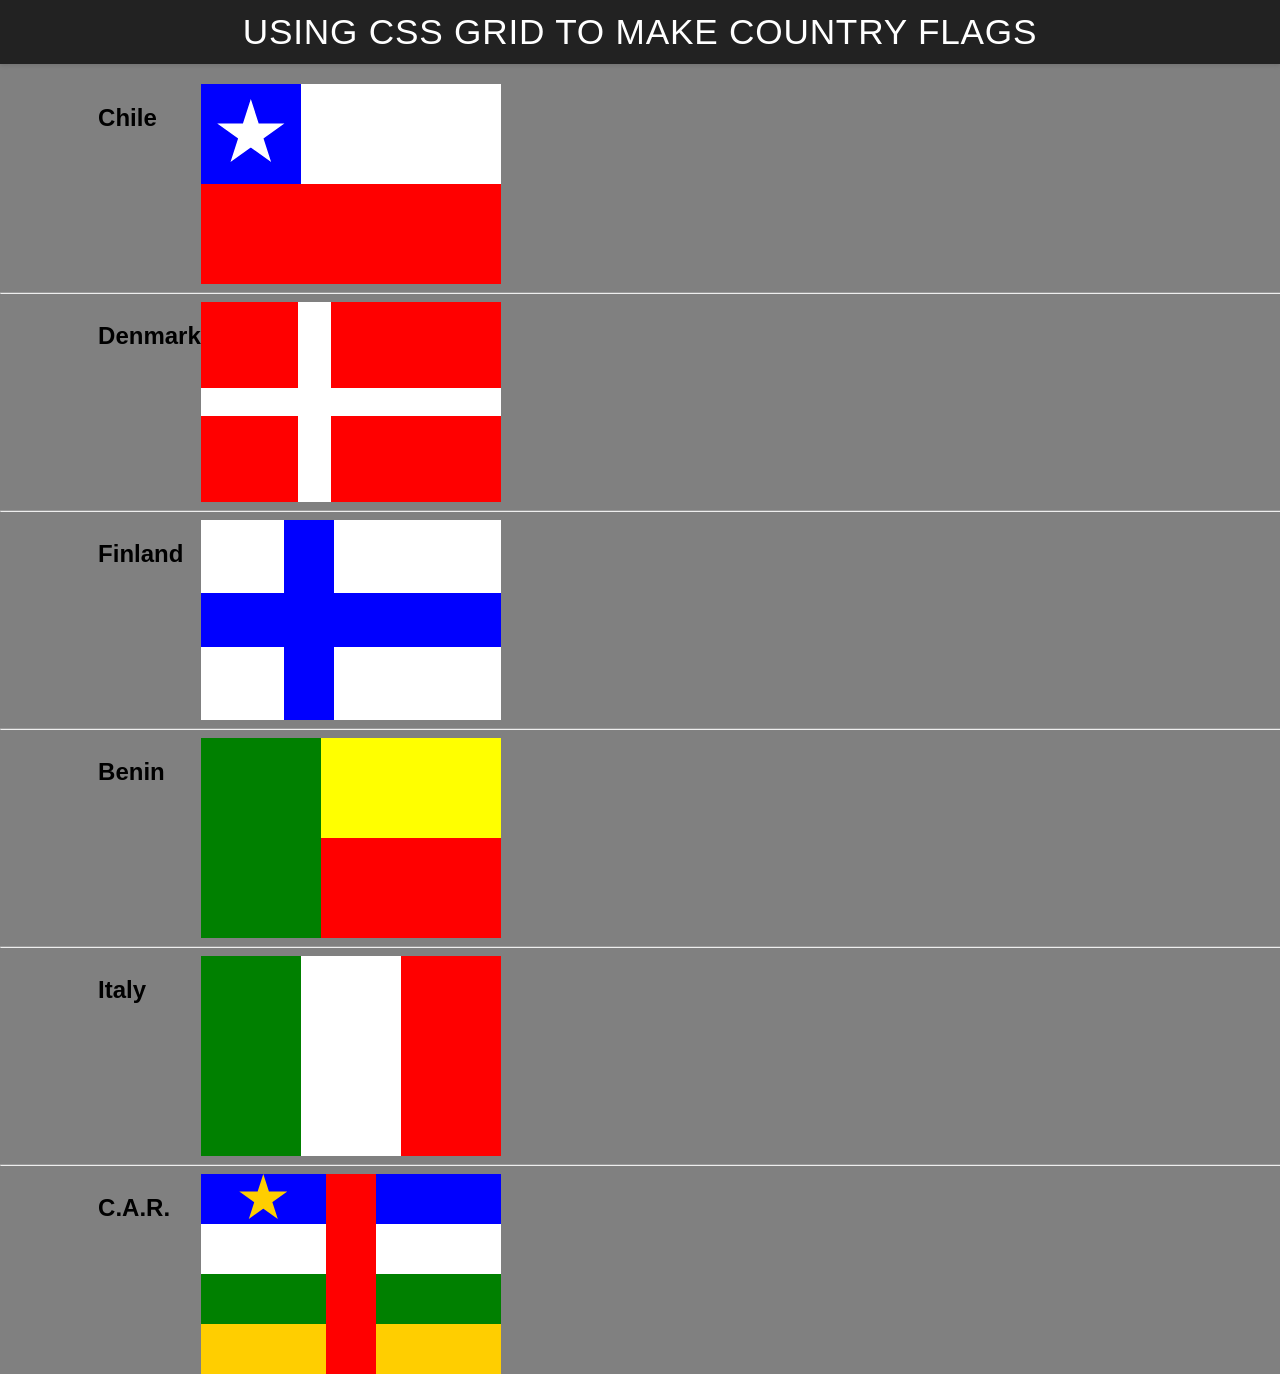
<file: portal_page/Ice_challenges/grid_flags/flags.html>
<!DOCTYPE html>
<html lang="en">

<head>
    <meta charset="UTF-8">
    <meta name="viewport" content="width=device-width, initial-scale=1.0">
    <title>Flag</title>
    <style>
        body {
            margin: 0;
            font-family: 'Helvetica Neue', sans-serif;
            background-color: gray;
        }

        header {
            background-color: #222;
            color: #fff;
            padding: 0.75rem 1.5rem;
            display: flex;
            align-items: center;
            justify-content: center;
            font-size: 1.1rem;
            letter-spacing: 0.05rem;
            text-transform: uppercase;
            box-shadow: 0 2px 4px rgba(0, 0, 0, 0.1);
        }

        header h1 {
            margin: 0;
            font-weight: 400;
        }
        main {
            display: grid;
            grid-template-columns: .1fr .1fr 1fr .1fr;
            margin-top: 20px;
        }
        hr {
            width: 100%;
            grid-column: 1 / 5;
        }
        h2 {
            grid-column: 2/3;
        }

        #blue {
            background: blue;
            grid-column: 1 / 2;
            display: grid;
            align-items: center;
            justify-items: center;
        }

        #white {
            background: white;
            grid-column: 2 / 4;
        }

        #red {
            background: red;
            grid-column: 1 / 4;
        }

        #chile {
            display: grid;
            grid-template-columns: 1fr 1fr 1fr;
            grid-template-rows: 1fr 1fr;
            height: 200px;
            width: 300px;
        }

        .star {
            width: 70px;
            aspect-ratio: 1;
            background: white;
            clip-path: polygon(50% 0, 79% 90%, 2% 35%, 98% 35%, 21% 90%);
        }
        #denmark {
            display: grid;
            grid-template-columns: 12fr 4fr 21fr;
            grid-template-rows: 12fr 4fr 12fr;
            height: 200px;
            width: 300px;
            background-color: white;
        }
        #dred1 {
            background: red;
            grid-column: 1;
            grid-row: 1;
        }
        #dred2 {
            background: red;
            grid-column: 1;
            grid-row: 3;
        }
        #dred3 {
            background: red;
            grid-column: 3;
            grid-row:  1;
        }
        #dred4 {
            background: red;
            grid-column: 3;
            grid-row: 3;
        }
        #finland {
            display: grid;
            grid-template-columns: 5fr 3fr 10fr;
            grid-template-rows: 4fr 3fr 4fr;
            height: 200px;
            width: 300px;
            background-color: blue;
        }
        #fwhite1 {
            background: white;
            grid-column: 1;
            grid-row: 1;
        }
        #fwhite2 {
            background: white;
            grid-column: 1;
            grid-row: 3;
        }
        #fwhite3 {
            background: white;
            grid-column: 3;
            grid-row: 1;
        }
        #fwhite4 {
            background: white;
            grid-column: 3;
            grid-row: 3;
        }
        #benin {
            display: grid;
            grid-template-columns: 6fr 9fr;
            grid-template-rows: 5fr 5fr;
            height: 200px;
            width: 300px;
        }
        #bgreen {
            background: green;
            grid-column: 1;
            grid-row: 1/3;
        }
        #byellow {
            background: yellow;
            grid-column: 2;
            grid-row: 1;
        }
        #bred {
            background: red;
            grid-column: 2;
            grid-row: 2;
        }
        #italy {
            display: grid;
            grid-template-columns: 1fr 1fr 1fr;
            grid-template-rows: 1fr;
            height: 200px;
            width: 300px;
        }
        #igreen {
            background: green;
            grid-column: 1;
            grid-row: 1;        
        }
        #iwhite {
            background: white;
            grid-column: 2;
            grid-row: 1;
        }
        #ired {
            background: red;
            grid-column: 3;
            grid-row: 1;
        }
        #car {
            display: grid;
            grid-template-columns: 15fr 6fr 15fr;
            grid-template-rows: 6fr 6fr 6fr 6fr;
            height: 200px;
            width: 300px;
        }
        #cblue {
            background: blue;
            grid-column: 1/4;
            grid-row: 1;        
        }
        #cwhite {
            background: white;
            grid-column: 1/4;
            grid-row: 2;
        }
        #cgreen {
            background: green;
            grid-column: 1/4;
            grid-row: 3;
        }
        #cyellow {
            background: #FFCE00;
            grid-column: 1/4;
            grid-row: 4;
        }
        #cred {
            background: red;
            grid-column: 2;
            grid-row: 1/5;
        }
        #cstar {
            grid-column: 1;  
            grid-row: 1;      
            justify-self: center; 
            align-self: center;
            width: 50px;
            aspect-ratio: 1;
            background: #FFCE00; 
            clip-path: polygon(50% 0, 79% 90%, 2% 35%, 98% 35%, 21% 90%);
            z-index: 5;
        }
    </style>
</head>

<body>
    <header>
        <h1>Using CSS Grid to make Country Flags</h1>
    </header>
    <main>
        <h2>Chile</h2>
        <div id="chile">
            <div id="blue">
                <div class="star"></div>
            </div>
            <div id="white"></div>
            <div id="red"></div>
        </div>
        <hr>

        <h2>Denmark</h2>
        <div id="denmark">
            <div id="dred1"></div>
            <div id="dred2"></div>
            <div id="dred3"></div>
            <div id="dred4"></div>
        </div>
        <hr>

        <h2>Finland</h2>
        <div id="finland">
            <div id="fwhite1"></div>
            <div id="fwhite2"></div>
            <div id="fwhite3"></div>
            <div id="fwhite4"></div>
        </div>
        <hr>

        <h2>Benin</h2>
        <div id="benin">
            <div id="bgreen"></div>
            <div id="byellow"></div>
            <div id="bred"></div>
        </div>
        <hr>

        <h2>Italy</h2>
        <div id="italy">
            <div id="igreen"></div>
            <div id="iwhite"></div>
            <div id="ired"></div>
        </div>
        <hr>

        <h2>C.A.R.</h2>
        <div id="car">
            <div id="cblue">
                 
            </div>
            <div id="cwhite"></div>
            <div id="cgreen"></div>
            <div id="cyellow"></div>
            <div id="cred"></div>
            <div id="cstar"></div>
        </div>
    </main>
</body>

</html>
</file>
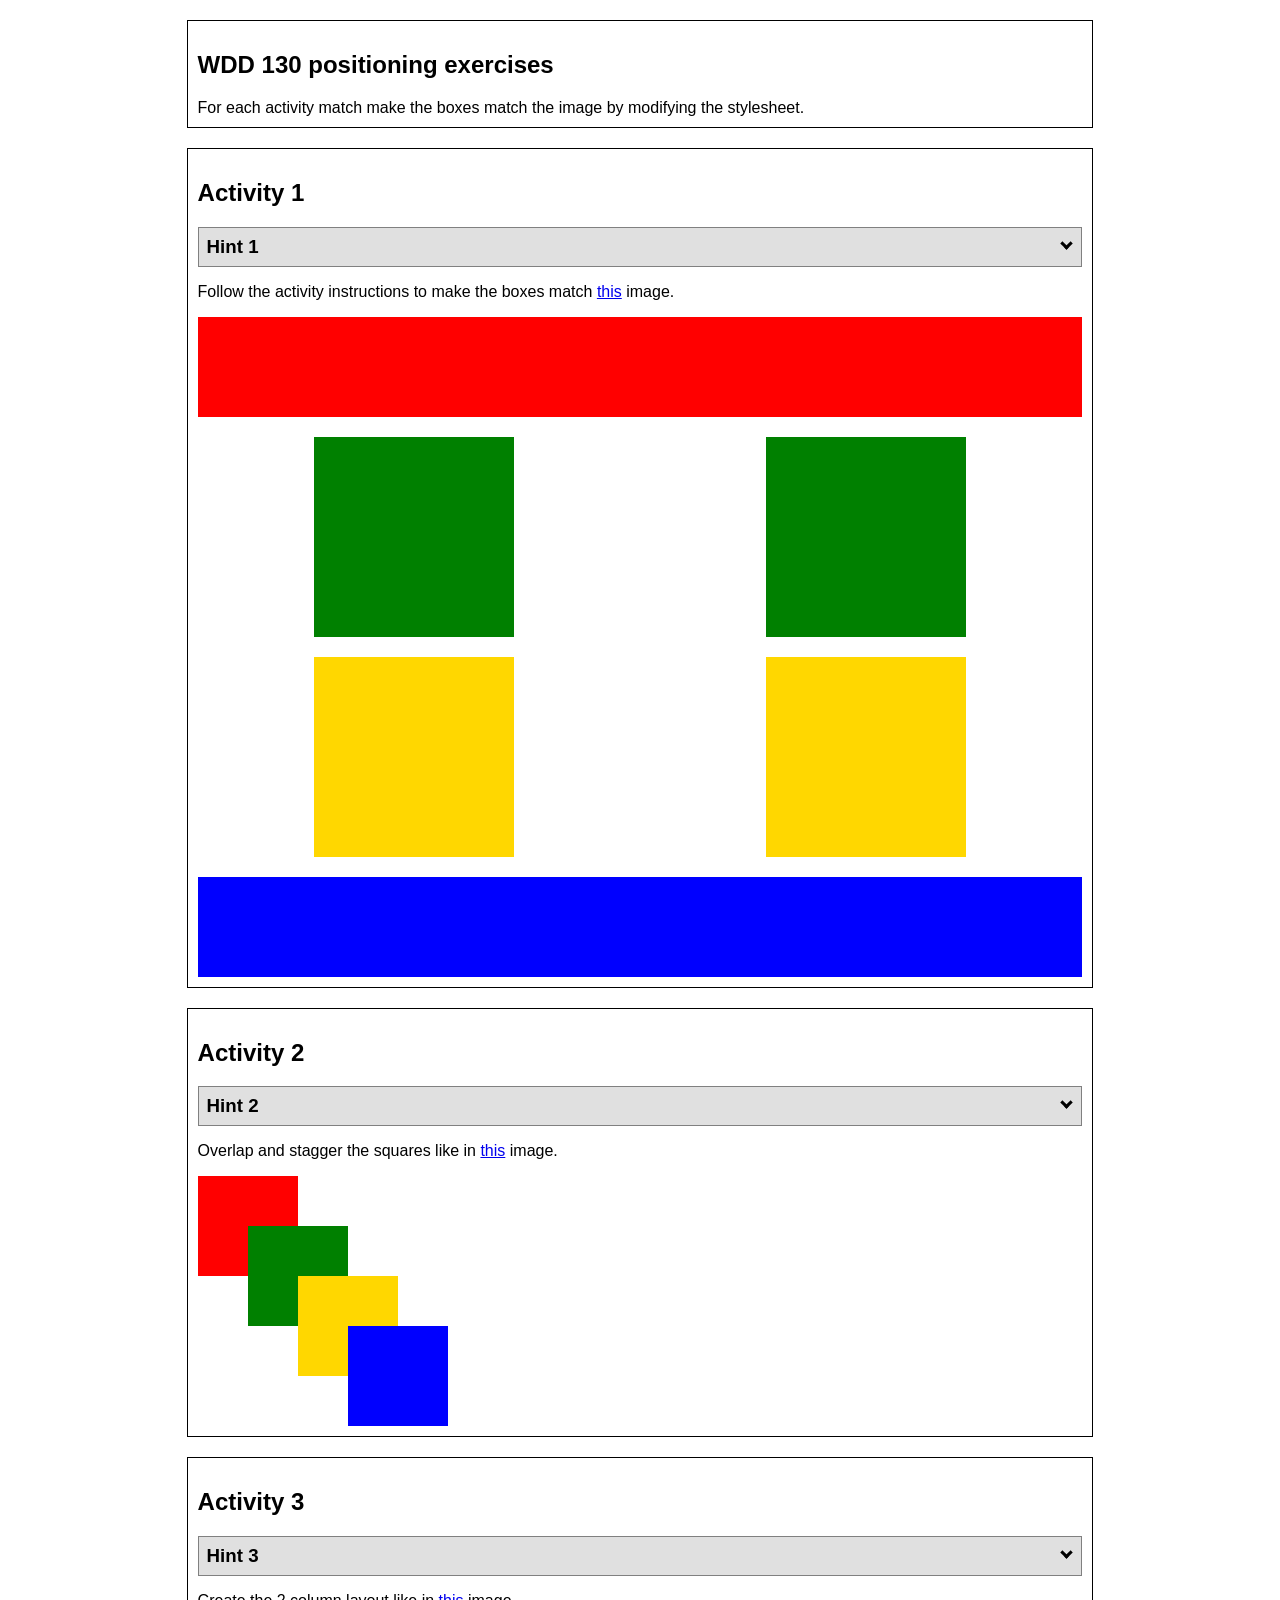
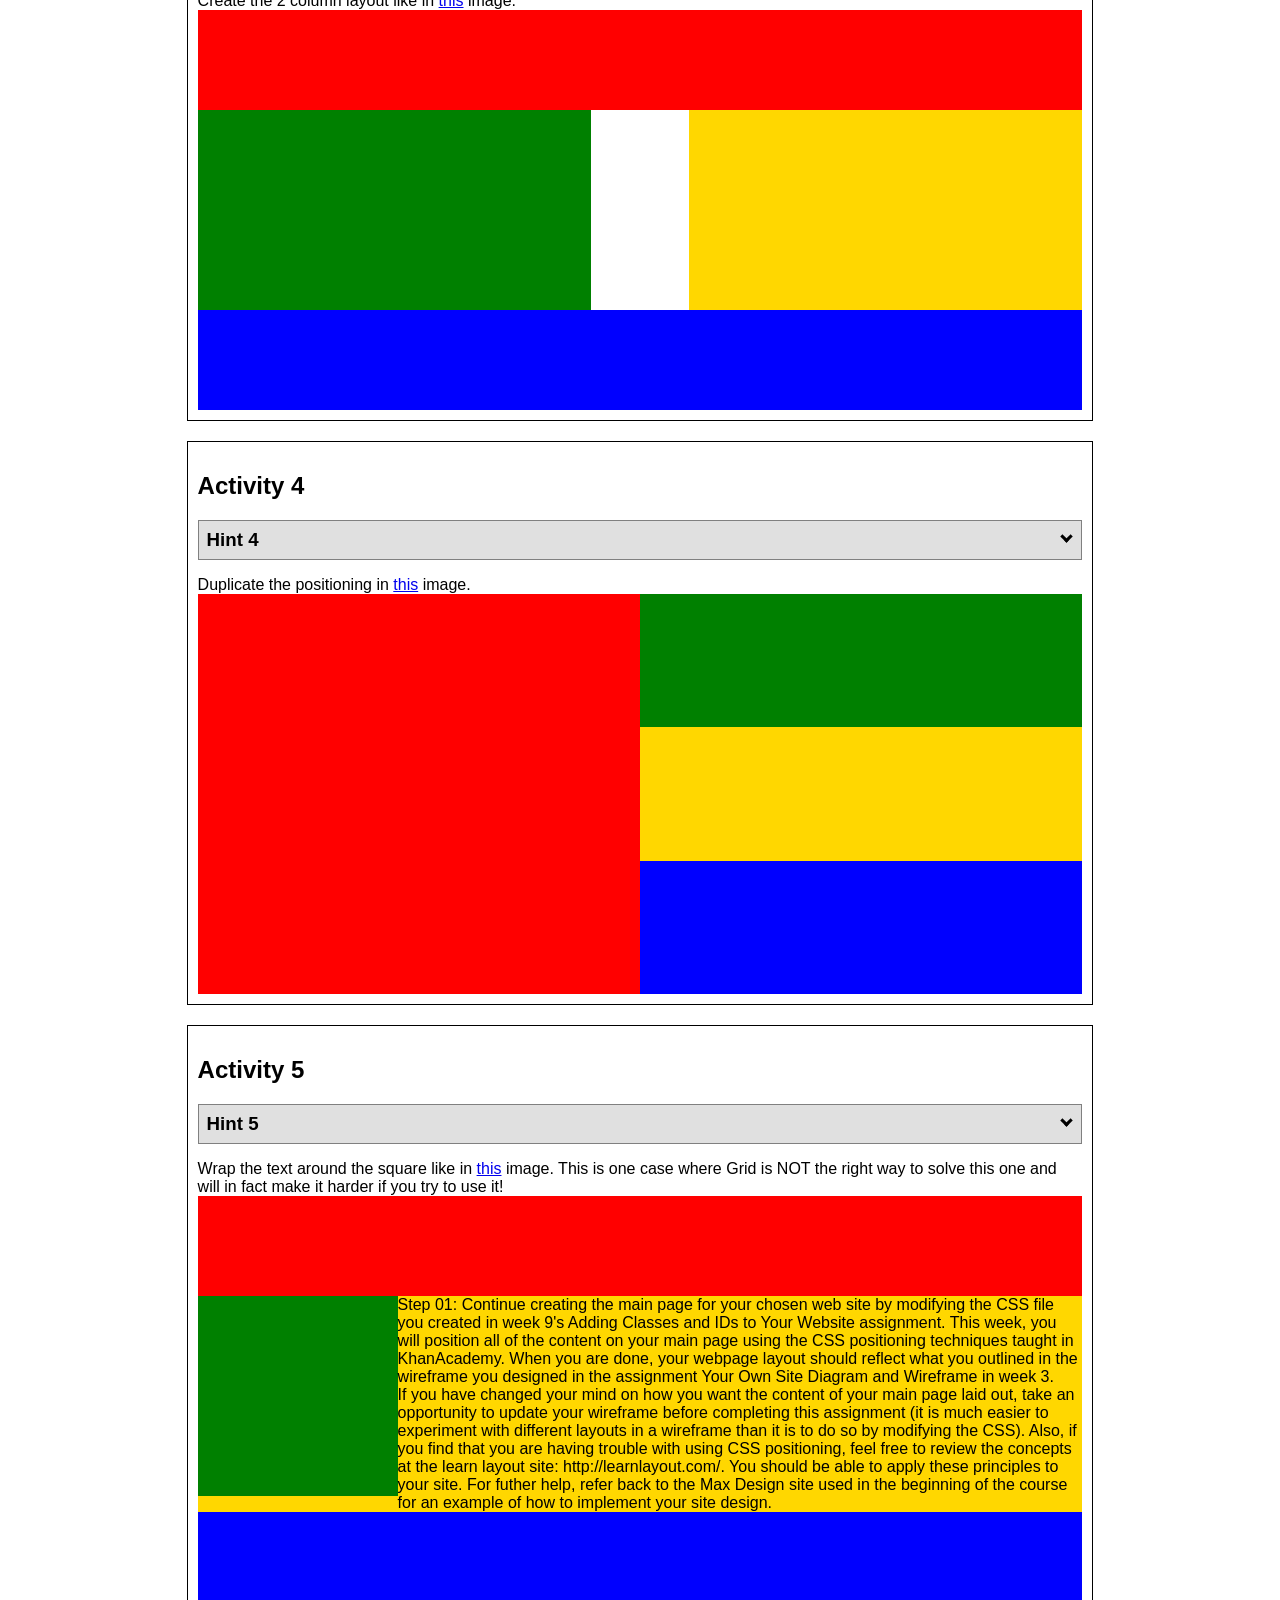
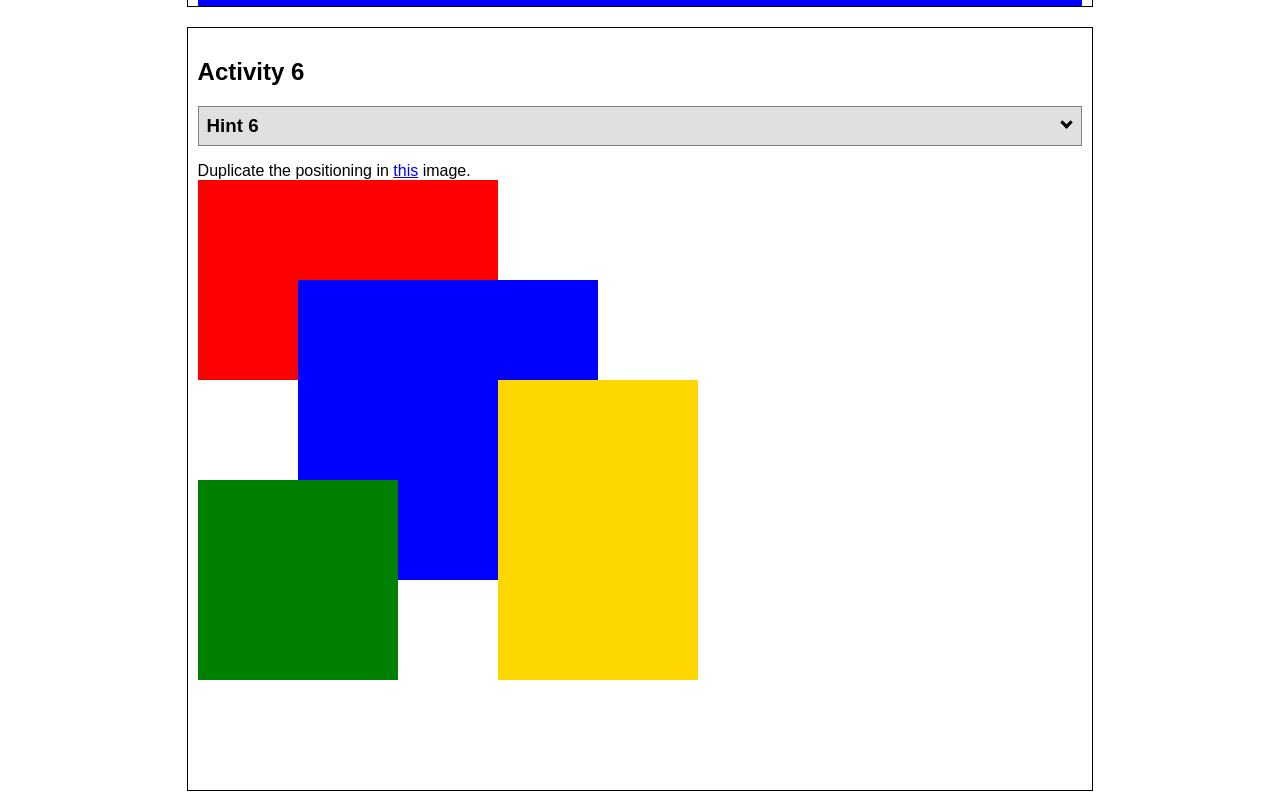
<file: portal_page/Ice_challenges/positioning/positioning.html>
<!DOCTYPE html>
<html lang="en">
  <head>
    <!-- HTML - Name: positioning.html -->
    <title>Positioning Activity</title>
    <link rel="stylesheet" type="text/css" href="positionstyles.css" />
  </head>
  <body>
    <div class="activity">
      <h2>WDD 130 positioning exercises</h2>
      For each activity match make the boxes match the image by modifying the stylesheet.</div>
    <div class="activity">
      <h2>Activity 1</h2>
      <section class="hint"><input type="checkbox" ><i></i> <h3>Hint 1</h3><div><p>Use the activity instructions for the firt activity</a></p></div></section>
      <p>Follow the activity instructions to make the boxes match  <a href="images/example1.png" target="_blank">this</a> image.</p>
      <div class="content1" >
        <div class="red1" ></div>
        <div class="green1" ></div>
        <div class="green1" ></div>
        <div class="yellow1"></div>
        <div class="yellow1"></div>
        <div class="blue1"></div>
      </div>
    </div>
    <div class="activity">
      <h2>Activity 2</h2>
      <section class="hint"><input type="checkbox" > <h3>Hint 2</h3><i></i><div>
      <ul>
      <li>grid-template-columns: 50px 50px 50px 50px 50px </li></ul></div></section>
      <p>Overlap and stagger the squares like in <a href="images/example2.png" target="_blank">this</a> image.</p>
      <div class="content2" >
        <div class="red2" ></div>
        <div class="green2" ></div>
        <div class="yellow2"></div>
        <div class="blue2"></div>
      </div>
    </div>
    <div class="activity">
      <h2>Activity 3</h2>
      <section class="hint"><input type="checkbox" > <h3>Hint 3</h3><i></i><div><p>This one is going to be best solved with CSS Grid. Remember to make the boxes the right width first...then start moving them around. </p><h4>Properties used:</h4><ul><li>display:grid;</li><li>grid-template-columns:</li><li>grid-column-gap:</li>
        <li>grid-column:</li>  </ul></div></section>
      Create the 2 column layout like in <a href="images/example3.png" target="_blank">this</a>  image.
      <div class="content3" >
        <div class="red3" ></div>
        <div class="green3" ></div>
        <div class="yellow3"></div>
        <div class="blue3"></div>
      </div>
    </div>
    <div class="activity">
      <h2>Activity 4</h2>
      <section class="hint"><input type="checkbox" > <h3>Hint 4</h3><i></i><div><p>For the others we have been primarily concerned with width. For this one you will need to adjust height as well. </p><h4>Properties used:</h4><ul><li>display:grid;</li><li>grid-template-columns:</li><li>grid-row:</li></ul></div></section>
      Duplicate the positioning in <a href="images/example4.png" target="_blank">this</a> image. 
      <div class="content4" >
        <div class="red4" ></div>
        <div class="green4" ></div>
        <div class="yellow4"></div>
        <div class="blue4"></div>
      </div>
    </div>

    <div class="activity">
      <h2>Activity 5</h2>
      <section class="hint"><input type="checkbox" > <h3>Hint 5</h3><i></i><div><p>Grid is <strong>not</strong> the right way to do this.  In fact there is only one way to really do that...and that is with float. Remember that we float the thing we want the text to wrap around.  Also remember to start by making all the shapes the right size and shape.</p><h4>Properties used:</h4><ul><li>float: left;</li></ul></div></section>
      Wrap the text around the square like in <a href="images/example5.png" target="_blank">this</a> image. This is one case where Grid is NOT the right way to solve this one and will in fact make it harder if you try to use it!
      <div class="content5" >
        <div class="red5" ></div>
        <div class="green5" ></div>
        <div class="yellow5">Step 01: Continue creating the main page for your chosen web site by modifying the CSS file you created in week 9's Adding Classes and IDs to Your Website assignment. This week, you will position all of the content on your main page using the CSS positioning techniques taught in KhanAcademy. When you are done, your webpage layout should reflect what you outlined in the wireframe you designed in the assignment Your Own Site Diagram and Wireframe in week 3. <br />
          If you have changed your mind on how you want the content of your main page laid out, take an opportunity to update your wireframe before completing this assignment (it is much easier to experiment with different layouts in a wireframe than it is to do so by modifying the CSS). Also, if you find that you are having trouble with using CSS positioning, feel free to review the concepts at the learn layout site: http://learnlayout.com/. You should be able to apply these principles to your site. For futher help, refer back to the Max Design site used in the beginning of the course for an example of how to implement your site design.</div>
        <div class="blue5"></div>
      </div>
    </div>
    <div class="activity">
      <h2>Activity 6</h2>
      <section class="hint"><input type="checkbox" > <h3>Hint 6</h3><i></i><div><p>This one is all about visualizing the grid behind the layout. If you are having a hard time doing that first: all the sizes are even multiples of 100, and second here is another example with the lines drawn: <a href="images/example6-hint.png" target="_blank">example 6 with lines</a>. For this one you will find it easiest if you use px for the column width. You can also use <kbd>z-index</kbd> to control the element layering.    </p><h4>Properties used:</h4><ul><li>display:grid;</li><li>grid-template-columns:</li><li>grid-column:</li><li>grid-row:</li><li><a href="https://www.w3schools.com/cssref/pr_pos_z-index.asp" target="_blank">z-index:</a></li></ul></div></section>
      Duplicate the positioning in <a href="images/example6.png" target="_blank">this</a> image.
      <div class="content6" >
        <div class="red6" ></div>
        <div class="green6" ></div>
        <div class="yellow6"></div>
        <div class="blue6"></div>
      </div>
    </div>
  </body>
</html>
</file>
<file: portal_page/styles.css>
#sidenav {
  height: 100%;
  width: 160px;
  position: fixed;
  z-index: 1;
  top: 0;
  left: 0;
  background-color: #111;
  overflow-x: hidden;
  padding-top: 20px;
}
#sidenav a {
  padding: 8px 8px 8px 16px;
  text-decoration: none;
  font-size: 25px;
  color: #818181;
  display: block;
}
#sidenav a:hover {
  color: #f1f1f1;
}
#title {
    background-color: var(--primary-color);
    color: var(--accent3-color);
    font-family: var(--heading-font);
    padding: 20px 0;
    margin: 20px 20px 20px 180px;
    text-align: center;
    border: #818181 3px double;
    position:relative;
    overflow: hidden;
}   
#title::after {
  content: "";
  position: absolute;
  inset: 0;
  background: linear-gradient(
    120deg,
    transparent 0%,
    #8ecae6 35%,
    transparent 70%
  );

  transform: translateX(-120%);
}

#title:hover::after {
  animation: wave 900ms ease-out;
}
#title:hover{
    animation: titlegrow 900ms ease-out;
}

@keyframes titlegrow {
  0%   { transform: scale(1); }
  50% { transform: scale(1.2); }
  100% { transform: scale(1); }
}

@keyframes wave {
  0%   { transform: translateX(-120%); }
  100% { transform: translateX(120%); }
}

#title a {
    color: var(--accent3-color);
    text-decoration: none;
}
.container {
    background-color: #b4b4b4;
    font-family: var(--paragraph-font);
    padding: 20px;
    margin-top: 20px;
    text-align: center;
}
main {
    margin-left: 180px;
    padding: 20px;
}
.content-box {
    background-color: #111;
    border-radius: 5px;
    padding: 20px;
    margin: 20px auto;
    width: 80%;
    color : white;
    text-decoration: none;
    border: 5px solid #818181;
}
table {
    border-collapse: collapse;
    width: 100%;
}
td {
    background-color: #111;
    border-radius: 5px;
    padding: 10px 16px;
    text-align: center;
    margin: 5px;
    color : white;
    text-decoration: none;
    border: 5px solid #818181;
    
}
td a {
    color: #818181;
    text-decoration: none;
}
td a:hover {
    color: #f1f1f1;
}
li {
    background-color: #111;
    border-radius: 5px;
    padding: 8px;
    text-align: center;
    margin: 5px;
    color : white;
    text-decoration: none;
    width: 100px;
}
li a {
    color: #818181;
    text-decoration: none;
}
li a:hover {
    color: #f1f1f1;
}
#logo {
    display: block;
    margin: 20px auto;
    width: 200px;
}
#profile_pic {
    width: 30%;
    height: auto;
    border-radius: 5px;
    border: #818181 3px double;
}
#content {
    flex: 1;
}
#about_me {
    display: flex;
    align-items: flex-start;
    gap: 20px;
}
#challenge_list {
    display: flex;
    flex-direction: column;
    align-items: center;
}
#challenge_list ul {
    list-style-type: none;
    padding: 0;
}

.report-page {
    margin-left: 180px;
    padding: 20px;
}

.report-page main {
    max-width: 900px;
    margin: 20px auto;
    padding: 24px;
    background-color: #b4b4b4;
    border: 4px solid #818181;
    border-radius: 6px;
}

.report-page h1,
.report-page h2 {
    text-align: center;
}

.report-page p {
    line-height: 1.6;
    margin-bottom: 16px;
}

.report-page a {
    color: #111;
    font-weight: bold;
}

.report-page a:hover {
    color: #f1f1f1;
}

.back-link {
    display: inline-block;
    margin-bottom: 20px;
}
</file>
<file: portal_page/Ice_challenges/valentines/styles/styles.css>
/* Add your CSS here to style your valentines day page */
@import url('https://fonts.googleapis.com/css2?family=Inter:ital,opsz,wght@0,14..32,100..900;1,14..32,100..900&family=Lato:ital,wght@0,100;0,300;0,400;0,700;0,900;1,100;1,300;1,400;1,700;1,900&family=Merriweather:ital,opsz,wght@0,18..144,300..900;1,18..144,300..900&family=Roboto:ital,wght@0,100..900;1,100..900&display=swap');
:root {
    --primary-color: #ff69b4;
    --secondary-color: #ef476f; 
    --background-color: #fff7f8; 
    --text-color: #333;
    --heading-color: #b4164a; 
    --body-color: #ff99cc;
}
body {
    font-family: 'Inter', sans-serif;
    background-color: var(--body-color);
    color: var(--text-color);
    margin: 0;
    padding: 20px;
    line-height: 1.6;
}
#wrapper {
    max-width: 1400px;
    margin: 0 auto;
    padding: 20px;
    background-color: var(--background-color);
    border-radius: 10px;
    box-shadow: 0 4px 8px rgba(0, 0, 0, 0.1);
}
header nav ul{
    list-style: none;
    padding: 0;
    display: flex;
    gap: 20px;
}
li {
    background: transparent;
    border-radius: 999px;
    color: var(--primary-color);

}
li:hover {
    background: var(--primary-color);
    color: #fff;
    transition: background 0.3s ease, color 0.3s ease;
}
main h1{
    font-family: 'Merriweather', serif;
    color: var(--heading-color);
    text-align: center;
    margin-bottom: 20px;
}
main img {
    object-fit: cover;
    margin: 0 auto 20px;
    width: 100%;
    max-height: 500px;
    border-radius: 10px;
    box-shadow: 0 8px 16px rgba(0, 0, 0, 0.2);
    object-position: middle center;
}
main{
    display: grid;
}
section {
    display: grid;
    gap: 20px;
    grid-template-columns: 1fr;
    background: var(--background-color);
    padding: 20px;
    border-radius: 10px;
    box-shadow: 0 6px 16px rgba(0, 0, 0, 0.4);
    margin-bottom: 30px;
    
}
section:hover {
    box-shadow: 0 8px 24px rgba(0, 0, 0, 0.6);
    transition: box-shadow 0.3s ease;
}
section h2{
    text-align:center;
    margin-top:30px;
    color: var(--heading-color);
    
}
footer {
    text-align: center;
    padding: 20px;
    background-color: var(--secondary-color);
    color: #fff;
    border-radius: 10px;
}
</file>
<file: portal_page/Ice_challenges/favorite_devo/styles/styles.css>
body {
  margin: 0;
  height: 100%;
  font-family: Arial, sans-serif;
  background: linear-gradient(to bottom, #d3d3d3, #001f3f);
  background-repeat: no-repeat;
  background-attachment: fixed;
}

.container {
  text-align: center;
}

.header {
  padding: 20px 0;
}

.header-image {
  background-image: url('../images/icenter.png');
  background-repeat: no-repeat;
  background-position: center;
  height: 150px;
  display: flex;
  flex-direction: column;
  justify-content: center;
  color: white;

}

.header-image h1 {
  margin: 0;
  line-height: 0.9;
    font-size: 3.5em;
  font-weight: bold;
  text-shadow: 2px 2px 4px rgba(0, 0, 0, 0.7);
  background: #00000055;
}

.content-box {
  background-color: white;
  margin: 30px auto;
  width: 90%;
  max-width: 900px;
  padding: 40px;
  box-shadow: 5px 5px 0px black;
  min-height: 400px;
}
.content-box table {
  width: 90%;
  max-width: 1000px;
  margin: 18px auto;
  border-collapse: separate;
  border-spacing: 10px;
  border: black 3px solid;
}

.content-box table th,
.content-box table td {
  padding: 12px 16px;
  text-align: center;
}
.content-box table th {
  background-color: #001f3f;
  color: white;
}
form {
  margin: 20px auto;
  width: 90%;
  max-width: 500px;
  background-color: white;
  padding: 30px;
  box-shadow: 5px 5px 0px black;
  border: 3px solid black;
  border-radius: 8px;
}
form label {
  display: block;
  margin-bottom: 8px;
  font-weight: bold;
}
</file>
<file: portal_page/Ice_challenges/positioning/positionstyles.css>
/* CSS - Name: "positionstyles.css" */
/* Activity 1 styles */
.content1 {
  display:grid;
  grid-template-columns: 1fr 1fr;
  justify-items: center;
  gap: 20px;
}
.red1 { 
  width: 100%; 
  height: 100px; 
  background-color: red; 
  grid-column: 1/3;

} 
.green1 {
  width: 200px; 
  height: 200px; 
  background-color: green; 

} 
.yellow1 {
  width: 200px; 
  height: 200px; 
  background-color: gold; 
} 
.blue1 {
  width: 100%; 
  height: 100px; 
  background-color: blue; 
  grid-column: 1/3;
} 
/* Activity 2 styles */ 
.content2 {
  display: grid;
  grid-template-columns: repeat(5, 50px);
}
.red2 {
  width: 100px; 
  height: 100px; 
  background-color: red; 
  grid-column: 1/3;
  grid-row: 1/3;
  z-index: 1;
} 
.green2 { 
  width: 100px; 
  height: 100px; 
  background-color: green; 
  grid-column: 2/4;
  grid-row: 2/4;
  z-index: 2;
} 
.yellow2 {
  width: 100px; 
  height: 100px; 
  background-color: gold; 
  grid-column: 3/5;
  grid-row: 3/5;
  z-index: 3;
} 
.blue2 {
  width: 100px; 
  height: 100px; 
  background-color: blue; 
  grid-column: 4/6;
  grid-row: 4/6;
  z-index: 4;
} 
/* Activity 3 styles */ 
.content3 {
  display: grid;
  grid-template-columns: 4fr 1fr 4fr;
  grid-template-rows: 1fr 2fr 1fr;
}
.red3 {
  width: 100%; 
  height: 100px; 
  background-color: red; 
  grid-column: 1/4;
} 
.green3 {
  width: 100%; 
  height: 200px; 
  background-color: green;
  grid-column: 1/2;
  grid-row: 2/3;
} 
.yellow3 {
  width: 100%; 
  height: 200px; 
  background-color: gold; 
  grid-column: 3/4;
  grid-row: 2/3;
} 
.blue3 {
  width: 100%; 
  height: 100px; 
  background-color: blue; 
  grid-column: 1/4;
} 
/* Activity 4 styles */ 
.content4 {
  display: grid;
  grid-template-columns: repeat(2, 1fr);
  grid-template-rows: repeat(3, 1fr);
  height: 400px;
}
.red4 {
  width: 100%; 
  height: 100%; 
  background-color: red; 
  grid-column: 1/2;
  grid-row: 1/4;
} 
.green4 {
  width: 100%; 
  height: 100%; 
  background-color: green; 
  grid-column: 2/3;
  grid-row: 1/2;
} 
.yellow4 {
  width: 100%; 
  height: 100%; 
  background-color: gold; 
  grid-column: 2/3;
  grid-row: 2/3;
} 
.blue4 {
  width: 100%; 
  height: 100%; 
  background-color: blue; 
  grid-column: 2/3;
  grid-row: 3/4;
} 
/* Activity 5 styles */ 
.content5 {
  /* This is the parent of the activity 5 boxes. */
  height: 400px;
}
.red5 { 
  width: 100%; 
  height: 100px; 
  background-color: red; 
} 
.green5 { 
  float: left;
  width: 200px; 
  height: 200px; 
  background-color: green; 

} 
.yellow5 {
  
  width: 100%; 
  height: auto; 
  background-color: gold; 

} 
.blue5 {
  width: 100%; 
  height: 100px; 
  background-color: blue; 
} 
/* Activity 6 styles */ 
.content6 {
  display:grid;
  grid-template-columns: repeat(6, 100px);
  grid-template-rows: repeat(6, 100px);
}
.red6 {
  width: 100%; 
  height: 100%; 
  background-color: red; 
  grid-column: 1/4;
  grid-row: 1/3;
  z-index: 1;
} 
.green6 {
  width: 100%; 
  height: 100%; 
  background-color: green; 
  grid-column: 1/3;
  grid-row: 4/6;
  z-index: 3;
}
.yellow6 {
  width: 100%; 
  height: 100%; 
  background-color: gold; 
  grid-column: 4/6;
  grid-row: 3/6;
  z-index: 3;
} 
.blue6 {
  width: 100%; 
  height: 100%; 
  background-color: blue; 
  grid-column: 2/5;
  grid-row: 2/5;
  z-index: 2;
} 


/* Do not make any changes below here */
.activity {
  width: 70%; 
  margin: 20px auto; 
  font-family: Arial, sans-serif; 
  border: 1px solid black; 
  padding: 10px; 
  clear:both; 
  overflow: auto;
} 

.hint {
  border: 1px solid grey;
  background: #e0e0e0;
  padding: .5em;
  position: relative;
  margin: 1em 0;
}
.hint h3 {
  margin: 0;
}
.hint:hover {
  background: #d0d0d0;
}
.hint > div {
  display: none;
}

.hint input[type=checkbox] {
  position: absolute;
  width: 100%;
  height: 100%;
  opacity: 0;
  z-index: 1;
  cursor: pointer;
}

.hint input[type=checkbox]:checked ~ div {
  display: block;
}

.hint i {
  position: absolute;
  transform: translate(-6px, 0);
  margin-top: 16px;
  right: 10px;
  top: -3px;
}
.hint i:before, .hint i:after {
  content: "";
  position: absolute;
  background-color: black;
  width: 3px;
  height: 9px;
}
.hint i:before {
  transform: translate(2px, 0) rotate(45deg);
}
.hint i:after {
  transform: translate(-2px, 0) rotate(-45deg);
}

.hint input[type=checkbox]:checked ~ i:before {
  transform: translate(-2px, 0) rotate(45deg);
}
.hint input[type=checkbox]:checked ~ i:after {
  transform: translate(2px, 0) rotate(-45deg);
}
.hint a {
  position: relative;
  z-index: 1;
}
</file>
